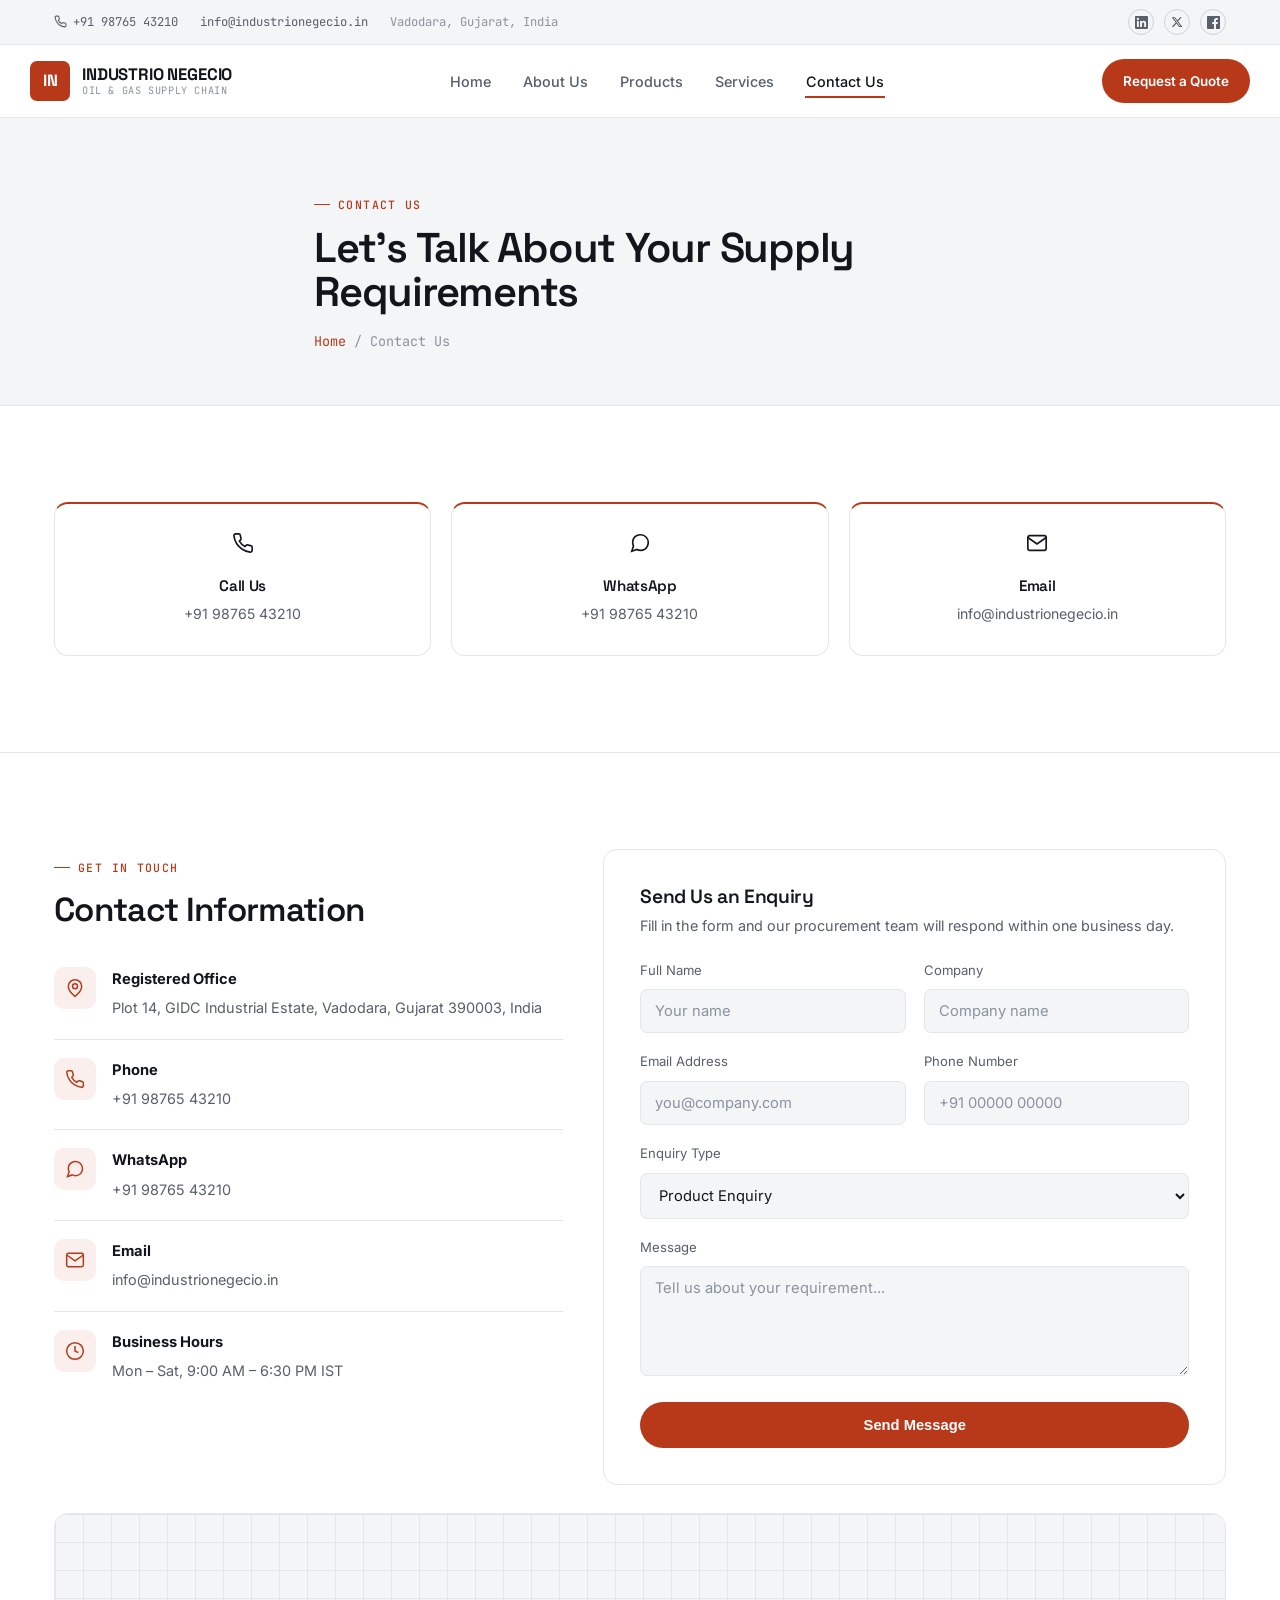
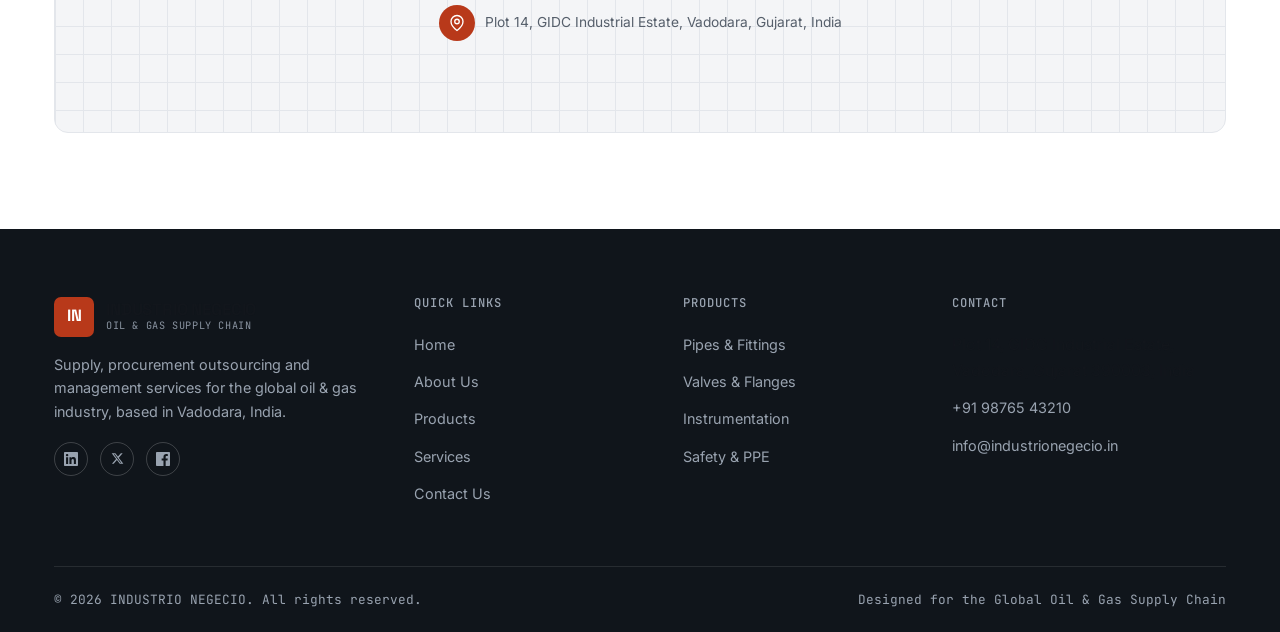
<file: contact.html>
<!DOCTYPE html>
<html lang="en">
<head>
<meta charset="UTF-8">
<meta name="viewport" content="width=device-width, initial-scale=1.0">
<title>Contact Us | INDUSTRIO NEGECIO</title>
<meta name="description" content="Get in touch with INDUSTRIO NEGECIO for oil & gas supply, procurement and management service enquiries. Based in Vadodara, Gujarat, India.">
<link rel="preconnect" href="https://fonts.googleapis.com">
<link href="https://fonts.googleapis.com/css2?family=Space+Grotesk:wght@500;600;700&family=Inter:wght@400;500;600;700&family=JetBrains+Mono:wght@500;600&display=swap" rel="stylesheet">
<link rel="stylesheet" href="assets/css/style.css">
</head>
<body>

<div class="topbar">
  <div class="container">
    <div class="topbar-links">
      <a href="tel:+919876543210"><svg class="tel-icon" width="13" height="13" viewBox="0 0 24 24" fill="none" stroke="currentColor" stroke-width="2"><path d="M22 16.92v3a2 2 0 0 1-2.18 2 19.79 19.79 0 0 1-8.63-3.07 19.5 19.5 0 0 1-6-6 19.79 19.79 0 0 1-3.07-8.67A2 2 0 0 1 4.11 2h3a2 2 0 0 1 2 1.72c.127.96.361 1.903.7 2.81a2 2 0 0 1-.45 2.11L8.09 9.91a16 16 0 0 0 6 6l1.27-1.27a2 2 0 0 1 2.11-.45c.907.339 1.85.573 2.81.7A2 2 0 0 1 22 16.92z"/></svg>+91 98765 43210</a>
      <a href="mailto:info@industrionegecio.in">info@industrionegecio.in</a>
      <span>Vadodara, Gujarat, India</span>
    </div>
    <div class="topbar-social">
      <a href="#" aria-label="LinkedIn"><svg width="13" height="13" viewBox="0 0 24 24" fill="currentColor"><path d="M20.447 20.452h-3.554v-5.569c0-1.328-.027-3.037-1.852-3.037-1.853 0-2.136 1.445-2.136 2.939v5.667H9.351V9h3.414v1.561h.046c.477-.9 1.637-1.85 3.37-1.85 3.601 0 4.267 2.37 4.267 5.455v6.286zM5.337 7.433c-1.144 0-2.063-.926-2.063-2.065 0-1.138.92-2.063 2.063-2.063 1.14 0 2.064.925 2.064 2.063 0 1.139-.925 2.065-2.064 2.065zm1.782 13.019H3.555V9h3.564v11.452zM22.225 0H1.771C.792 0 0 .774 0 1.729v20.542C0 23.227.792 24 1.771 24h20.451C23.2 24 24 23.227 24 22.271V1.729C24 .774 23.2 0 22.222 0h.003z"/></svg></a>
      <a href="#" aria-label="X (Twitter)"><svg width="12" height="12" viewBox="0 0 24 24" fill="currentColor"><path d="M18.244 2.25h3.308l-7.227 8.26 8.502 11.24H16.17l-5.214-6.817L4.99 21.75H1.68l7.73-8.835L1.254 2.25H8.08l4.713 6.231zm-1.161 17.52h1.833L7.084 4.126H5.117z"/></svg></a>
      <a href="#" aria-label="Facebook"><svg width="13" height="13" viewBox="0 0 24 24" fill="currentColor"><path d="M22.675 0H1.325C.593 0 0 .593 0 1.325v21.351C0 23.407.593 24 1.325 24H12.82v-9.294H9.692v-3.622h3.128V8.413c0-3.1 1.893-4.788 4.659-4.788 1.325 0 2.463.099 2.795.143v3.24h-1.918c-1.504 0-1.795.715-1.795 1.763v2.313h3.587l-.467 3.622h-3.12V24h6.116C23.407 24 24 23.407 24 22.676V1.325C24 .593 23.407 0 22.675 0z"/></svg></a>
    </div>
  </div>
</div>

<header class="site-header">
  <div class="container nav-wrap">
    <a href="index.html" class="logo">
      <div class="logo-mark">IN</div>
      <div class="logo-text"><strong>INDUSTRIO NEGECIO</strong><span>Oil &amp; Gas Supply Chain</span></div>
    </a>
    <nav class="main-nav">
      <ul>
        <li><a href="index.html">Home</a></li>
        <li><a href="about.html">About Us</a></li>
        <li><a href="products.html">Products</a></li>
        <li><a href="services.html">Services</a></li>
        <li><a href="contact.html" class="active">Contact Us</a></li>
      </ul>
    </nav>
    <div class="header-cta">
      <a href="contact.html" class="btn btn-primary btn-sm">Request a Quote</a>
      <button class="nav-toggle" aria-label="Toggle navigation"><span></span><span></span><span></span></button>
    </div>
  </div>
</header>

<section class="page-hero">
  <div class="container">
    <span class="eyebrow">Contact Us</span>
    <h1>Let's Talk About Your Supply Requirements</h1>
    <div class="breadcrumb"><a href="index.html">Home</a> / Contact Us</div>
  </div>
</section>

<section class="section">
  <div class="container">
    <div class="quick-contact-grid stagger">
      <div class="quick-contact-card reveal">
        <div class="icon"><svg width="22" height="22" viewBox="0 0 24 24" fill="none" stroke="currentColor" stroke-width="1.8"><path d="M22 16.92v3a2 2 0 0 1-2.18 2 19.79 19.79 0 0 1-8.63-3.07 19.5 19.5 0 0 1-6-6 19.79 19.79 0 0 1-3.07-8.67A2 2 0 0 1 4.11 2h3a2 2 0 0 1 2 1.72c.127.96.361 1.903.7 2.81a2 2 0 0 1-.45 2.11L8.09 9.91a16 16 0 0 0 6 6l1.27-1.27a2 2 0 0 1 2.11-.45c.907.339 1.85.573 2.81.7A2 2 0 0 1 22 16.92z"/></svg></div>
        <h3>Call Us</h3>
        <a href="tel:+919876543210">+91 98765 43210</a>
      </div>
      <div class="quick-contact-card reveal">
        <div class="icon"><svg width="22" height="22" viewBox="0 0 24 24" fill="none" stroke="currentColor" stroke-width="1.8"><path d="M21 11.5a8.38 8.38 0 0 1-.9 3.8 8.5 8.5 0 0 1-7.6 4.7 8.38 8.38 0 0 1-3.8-.9L3 21l1.9-5.7a8.38 8.38 0 0 1-.9-3.8 8.5 8.5 0 0 1 4.7-7.6 8.38 8.38 0 0 1 3.8-.9h.5a8.48 8.48 0 0 1 8 8v.5z"/></svg></div>
        <h3>WhatsApp</h3>
        <a href="https://wa.me/919876543210" target="_blank" rel="noopener">+91 98765 43210</a>
      </div>
      <div class="quick-contact-card reveal">
        <div class="icon"><svg width="22" height="22" viewBox="0 0 24 24" fill="none" stroke="currentColor" stroke-width="1.8"><rect x="2" y="4" width="20" height="16" rx="2"/><path d="m22 6-10 7L2 6"/></svg></div>
        <h3>Email</h3>
        <a href="mailto:info@industrionegecio.in">info@industrionegecio.in</a>
      </div>
    </div>
  </div>
</section>

<section class="section" style="border-bottom:none;">
  <div class="container">
    <div class="contact-grid">
      <div class="reveal">
        <span class="eyebrow">Get In Touch</span>
        <h2 style="margin-bottom:20px;">Contact Information</h2>
        <ul class="contact-info-list">
          <li>
            <div class="icon"><svg width="20" height="20" viewBox="0 0 24 24" fill="none" stroke="currentColor" stroke-width="1.8"><path d="M20 10c0 6-8 12-8 12s-8-6-8-12a8 8 0 0 1 16 0Z"/><circle cx="12" cy="10" r="3"/></svg></div>
            <div>
              <strong>Registered Office</strong>
              <span>Plot 14, GIDC Industrial Estate, Vadodara, Gujarat 390003, India</span>
            </div>
          </li>
          <li>
            <div class="icon"><svg width="20" height="20" viewBox="0 0 24 24" fill="none" stroke="currentColor" stroke-width="1.8"><path d="M22 16.92v3a2 2 0 0 1-2.18 2 19.79 19.79 0 0 1-8.63-3.07 19.5 19.5 0 0 1-6-6 19.79 19.79 0 0 1-3.07-8.67A2 2 0 0 1 4.11 2h3a2 2 0 0 1 2 1.72c.127.96.361 1.903.7 2.81a2 2 0 0 1-.45 2.11L8.09 9.91a16 16 0 0 0 6 6l1.27-1.27a2 2 0 0 1 2.11-.45c.907.339 1.85.573 2.81.7A2 2 0 0 1 22 16.92z"/></svg></div>
            <div>
              <strong>Phone</strong>
              <a href="tel:+919876543210">+91 98765 43210</a>
            </div>
          </li>
          <li>
            <div class="icon"><svg width="20" height="20" viewBox="0 0 24 24" fill="none" stroke="currentColor" stroke-width="1.8"><path d="M21 11.5a8.38 8.38 0 0 1-.9 3.8 8.5 8.5 0 0 1-7.6 4.7 8.38 8.38 0 0 1-3.8-.9L3 21l1.9-5.7a8.38 8.38 0 0 1-.9-3.8 8.5 8.5 0 0 1 4.7-7.6 8.38 8.38 0 0 1 3.8-.9h.5a8.48 8.48 0 0 1 8 8v.5z"/></svg></div>
            <div>
              <strong>WhatsApp</strong>
              <a href="https://wa.me/919876543210" target="_blank" rel="noopener">+91 98765 43210</a>
            </div>
          </li>
          <li>
            <div class="icon"><svg width="20" height="20" viewBox="0 0 24 24" fill="none" stroke="currentColor" stroke-width="1.8"><rect x="2" y="4" width="20" height="16" rx="2"/><path d="m22 6-10 7L2 6"/></svg></div>
            <div>
              <strong>Email</strong>
              <a href="mailto:info@industrionegecio.in">info@industrionegecio.in</a>
            </div>
          </li>
          <li>
            <div class="icon"><svg width="20" height="20" viewBox="0 0 24 24" fill="none" stroke="currentColor" stroke-width="1.8"><circle cx="12" cy="12" r="10"/><path d="M12 6v6l4 2"/></svg></div>
            <div>
              <strong>Business Hours</strong>
              <span>Mon – Sat, 9:00 AM – 6:30 PM IST</span>
            </div>
          </li>
        </ul>
      </div>

      <div class="reveal">
        <div class="form-card">
          <h3 style="margin-bottom:6px;">Send Us an Enquiry</h3>
          <p style="margin-bottom:22px;font-size:0.9rem;">Fill in the form and our procurement team will respond within one business day.</p>
          <form class="contact-form">
            <div class="form-row">
              <div class="field">
                <label for="name">Full Name</label>
                <input type="text" id="name" name="name" placeholder="Your name" required>
              </div>
              <div class="field">
                <label for="company">Company</label>
                <input type="text" id="company" name="company" placeholder="Company name">
              </div>
            </div>
            <div class="form-row">
              <div class="field">
                <label for="email">Email Address</label>
                <input type="email" id="email" name="email" placeholder="you@company.com" required>
              </div>
              <div class="field">
                <label for="phone">Phone Number</label>
                <input type="tel" id="phone" name="phone" placeholder="+91 00000 00000">
              </div>
            </div>
            <div class="field">
              <label for="subject">Enquiry Type</label>
              <select id="subject" name="subject">
                <option>Product Enquiry</option>
                <option>Service Enquiry</option>
                <option>Vendor Registration</option>
                <option>General Enquiry</option>
              </select>
            </div>
            <div class="field">
              <label for="message">Message</label>
              <textarea id="message" name="message" placeholder="Tell us about your requirement..." required></textarea>
            </div>
            <button type="submit" class="btn btn-primary" style="width:100%;justify-content:center;">Send Message</button>
          </form>
        </div>
      </div>
    </div>

    <div class="map-box reveal">
      <div class="pin"><svg width="18" height="18" viewBox="0 0 24 24" fill="none" stroke="currentColor" stroke-width="1.8"><path d="M20 10c0 6-8 12-8 12s-8-6-8-12a8 8 0 0 1 16 0Z"/><circle cx="12" cy="10" r="3"/></svg></div>
      Plot 14, GIDC Industrial Estate, Vadodara, Gujarat, India
    </div>
  </div>
</section>

<footer class="site-footer">
  <div class="container">
    <div class="footer-grid">
      <div>
        <a href="index.html" class="logo" style="margin-bottom:16px;">
          <div class="logo-mark">IN</div>
          <div class="logo-text"><strong>INDUSTRIO NEGECIO</strong><span>Oil &amp; Gas Supply Chain</span></div>
        </a>
        <p>Supply, procurement outsourcing and management services for the global oil &amp; gas industry, based in Vadodara, India.</p>
        <div class="footer-social">
          <a href="#" aria-label="LinkedIn"><svg width="14" height="14" viewBox="0 0 24 24" fill="currentColor"><path d="M20.447 20.452h-3.554v-5.569c0-1.328-.027-3.037-1.852-3.037-1.853 0-2.136 1.445-2.136 2.939v5.667H9.351V9h3.414v1.561h.046c.477-.9 1.637-1.85 3.37-1.85 3.601 0 4.267 2.37 4.267 5.455v6.286zM5.337 7.433c-1.144 0-2.063-.926-2.063-2.065 0-1.138.92-2.063 2.063-2.063 1.14 0 2.064.925 2.064 2.063 0 1.139-.925 2.065-2.064 2.065zm1.782 13.019H3.555V9h3.564v11.452zM22.225 0H1.771C.792 0 0 .774 0 1.729v20.542C0 23.227.792 24 1.771 24h20.451C23.2 24 24 23.227 24 22.271V1.729C24 .774 23.2 0 22.222 0h.003z"/></svg></a>
          <a href="#" aria-label="X (Twitter)"><svg width="13" height="13" viewBox="0 0 24 24" fill="currentColor"><path d="M18.244 2.25h3.308l-7.227 8.26 8.502 11.24H16.17l-5.214-6.817L4.99 21.75H1.68l7.73-8.835L1.254 2.25H8.08l4.713 6.231zm-1.161 17.52h1.833L7.084 4.126H5.117z"/></svg></a>
          <a href="#" aria-label="Facebook"><svg width="14" height="14" viewBox="0 0 24 24" fill="currentColor"><path d="M22.675 0H1.325C.593 0 0 .593 0 1.325v21.351C0 23.407.593 24 1.325 24H12.82v-9.294H9.692v-3.622h3.128V8.413c0-3.1 1.893-4.788 4.659-4.788 1.325 0 2.463.099 2.795.143v3.24h-1.918c-1.504 0-1.795.715-1.795 1.763v2.313h3.587l-.467 3.622h-3.12V24h6.116C23.407 24 24 23.407 24 22.676V1.325C24 .593 23.407 0 22.675 0z"/></svg></a>
        </div>
      </div>
      <div>
        <h4>Quick Links</h4>
        <ul>
          <li><a href="index.html">Home</a></li>
          <li><a href="about.html">About Us</a></li>
          <li><a href="products.html">Products</a></li>
          <li><a href="services.html">Services</a></li>
          <li><a href="contact.html">Contact Us</a></li>
        </ul>
      </div>
      <div>
        <h4>Products</h4>
        <ul>
          <li><a href="products.html">Pipes &amp; Fittings</a></li>
          <li><a href="products.html">Valves &amp; Flanges</a></li>
          <li><a href="products.html">Instrumentation</a></li>
          <li><a href="products.html">Safety &amp; PPE</a></li>
        </ul>
      </div>
      <div>
        <h4>Contact</h4>
        <ul>
          <li>Plot 14, GIDC Industrial Estate, Vadodara, Gujarat 390003, India</li>
          <li><a href="tel:+919876543210">+91 98765 43210</a></li>
          <li><a href="mailto:info@industrionegecio.in">info@industrionegecio.in</a></li>
        </ul>
      </div>
    </div>
    <div class="footer-bottom">
      <span>© 2026 INDUSTRIO NEGECIO. All rights reserved.</span>
      <span>Designed for the Global Oil &amp; Gas Supply Chain</span>
    </div>
  </div>
</footer>

<button class="back-to-top" aria-label="Back to top">
  <svg width="18" height="18" viewBox="0 0 24 24" fill="none" stroke="currentColor" stroke-width="2.2" stroke-linecap="round" stroke-linejoin="round"><path d="m18 15-6-6-6 6"/></svg>
</button>

<script src="assets/js/script.js"></script>
</body>
</html>
</file>
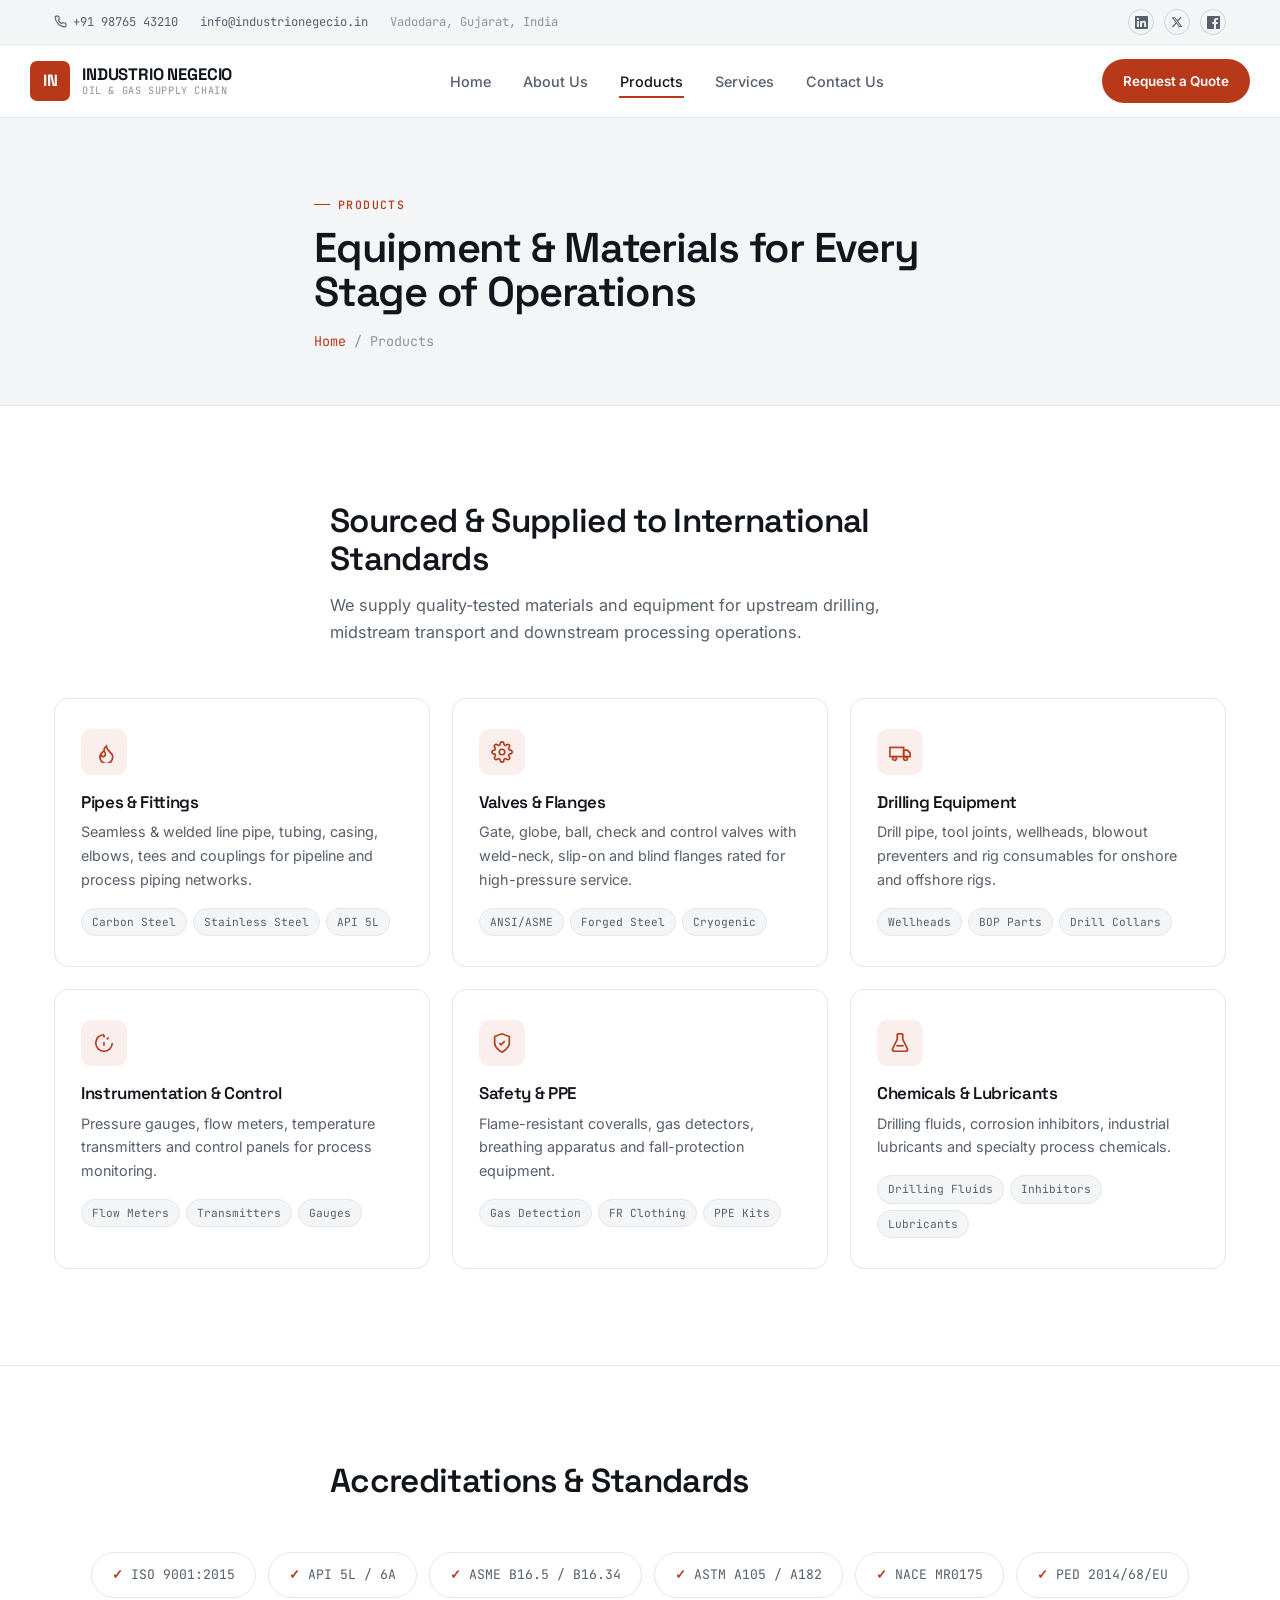
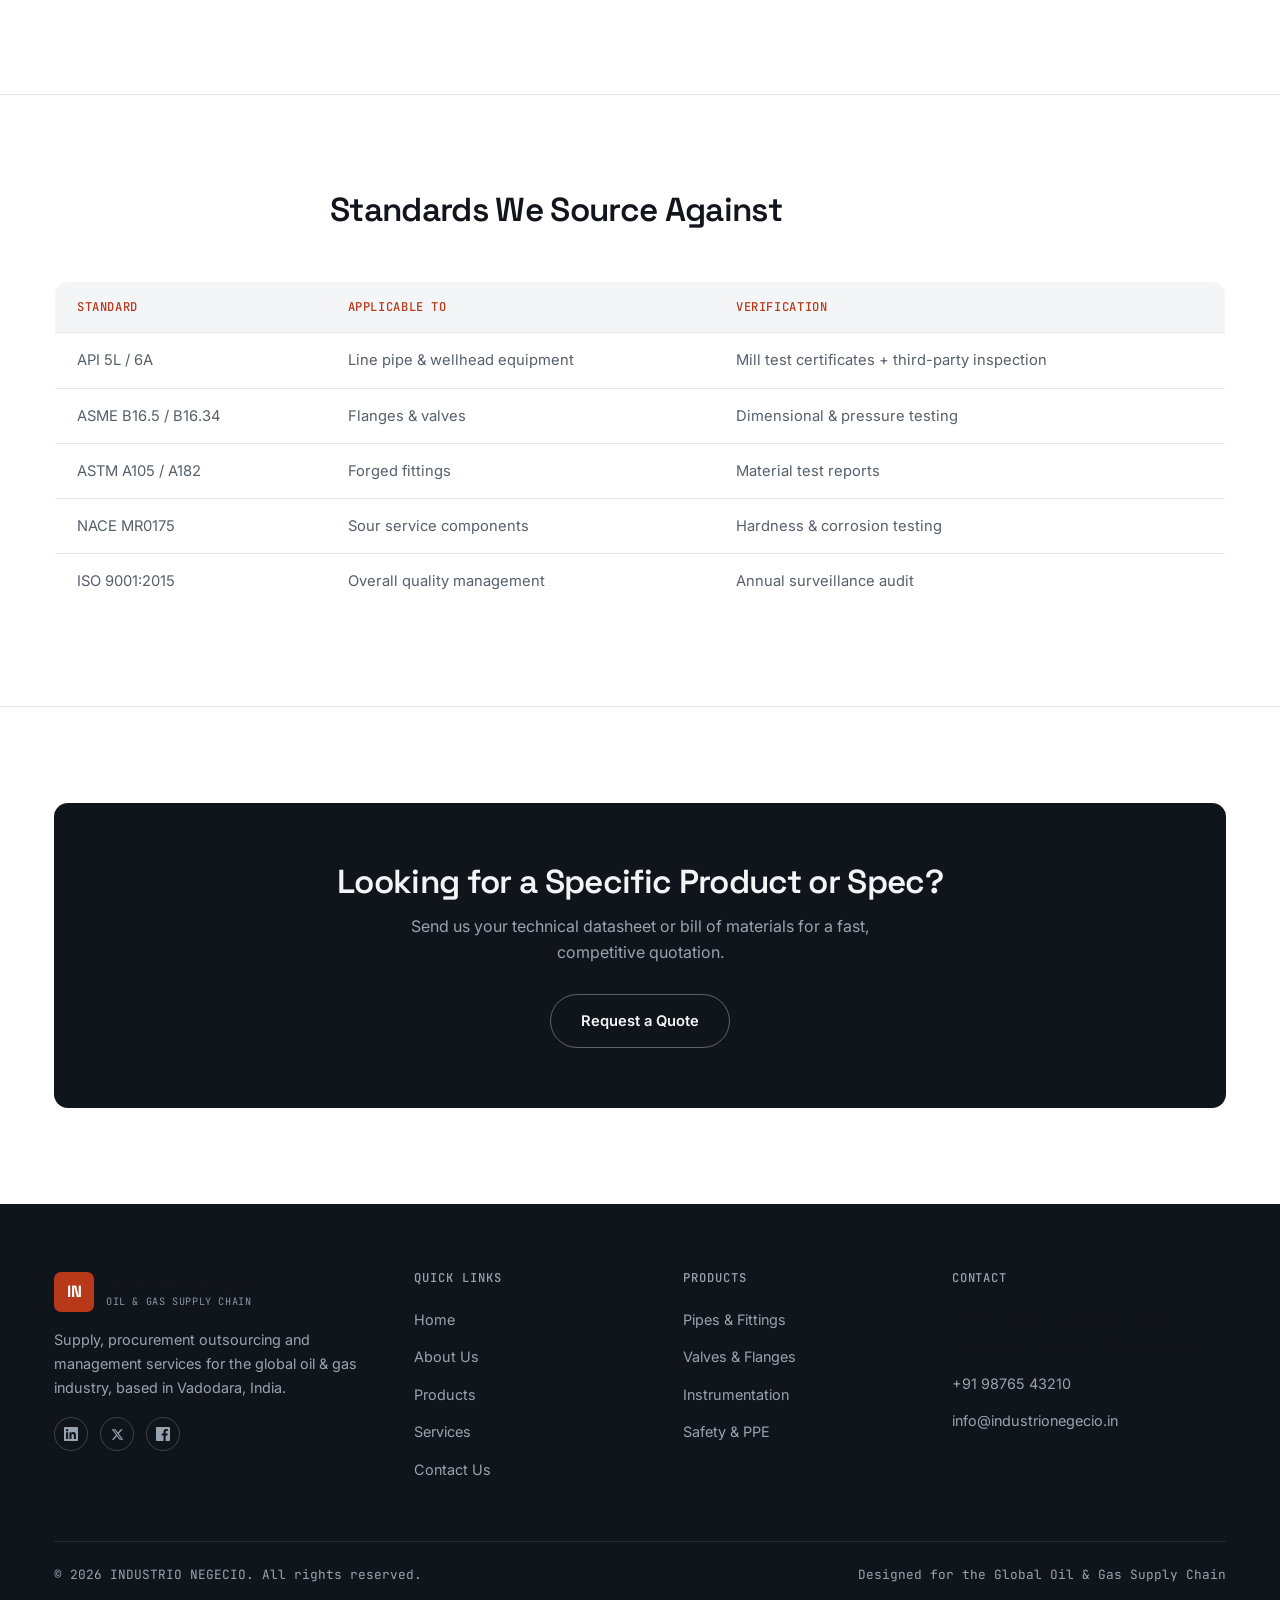
<file: products.html>
<!DOCTYPE html>
<html lang="en">
<head>
<meta charset="UTF-8">
<meta name="viewport" content="width=device-width, initial-scale=1.0">
<title>Products | INDUSTRIO NEGECIO</title>
<meta name="description" content="Browse INDUSTRIO NEGECIO's oil & gas product range: pipes & fittings, valves & flanges, drilling equipment, instrumentation, safety gear and chemicals.">
<link rel="preconnect" href="https://fonts.googleapis.com">
<link href="https://fonts.googleapis.com/css2?family=Space+Grotesk:wght@500;600;700&family=Inter:wght@400;500;600;700&family=JetBrains+Mono:wght@500;600&display=swap" rel="stylesheet">
<link rel="stylesheet" href="assets/css/style.css">
</head>
<body>

<div class="topbar">
  <div class="container">
    <div class="topbar-links">
      <a href="tel:+919876543210"><svg class="tel-icon" width="13" height="13" viewBox="0 0 24 24" fill="none" stroke="currentColor" stroke-width="2"><path d="M22 16.92v3a2 2 0 0 1-2.18 2 19.79 19.79 0 0 1-8.63-3.07 19.5 19.5 0 0 1-6-6 19.79 19.79 0 0 1-3.07-8.67A2 2 0 0 1 4.11 2h3a2 2 0 0 1 2 1.72c.127.96.361 1.903.7 2.81a2 2 0 0 1-.45 2.11L8.09 9.91a16 16 0 0 0 6 6l1.27-1.27a2 2 0 0 1 2.11-.45c.907.339 1.85.573 2.81.7A2 2 0 0 1 22 16.92z"/></svg>+91 98765 43210</a>
      <a href="mailto:info@industrionegecio.in">info@industrionegecio.in</a>
      <span>Vadodara, Gujarat, India</span>
    </div>
    <div class="topbar-social">
      <a href="#" aria-label="LinkedIn"><svg width="13" height="13" viewBox="0 0 24 24" fill="currentColor"><path d="M20.447 20.452h-3.554v-5.569c0-1.328-.027-3.037-1.852-3.037-1.853 0-2.136 1.445-2.136 2.939v5.667H9.351V9h3.414v1.561h.046c.477-.9 1.637-1.85 3.37-1.85 3.601 0 4.267 2.37 4.267 5.455v6.286zM5.337 7.433c-1.144 0-2.063-.926-2.063-2.065 0-1.138.92-2.063 2.063-2.063 1.14 0 2.064.925 2.064 2.063 0 1.139-.925 2.065-2.064 2.065zm1.782 13.019H3.555V9h3.564v11.452zM22.225 0H1.771C.792 0 0 .774 0 1.729v20.542C0 23.227.792 24 1.771 24h20.451C23.2 24 24 23.227 24 22.271V1.729C24 .774 23.2 0 22.222 0h.003z"/></svg></a>
      <a href="#" aria-label="X (Twitter)"><svg width="12" height="12" viewBox="0 0 24 24" fill="currentColor"><path d="M18.244 2.25h3.308l-7.227 8.26 8.502 11.24H16.17l-5.214-6.817L4.99 21.75H1.68l7.73-8.835L1.254 2.25H8.08l4.713 6.231zm-1.161 17.52h1.833L7.084 4.126H5.117z"/></svg></a>
      <a href="#" aria-label="Facebook"><svg width="13" height="13" viewBox="0 0 24 24" fill="currentColor"><path d="M22.675 0H1.325C.593 0 0 .593 0 1.325v21.351C0 23.407.593 24 1.325 24H12.82v-9.294H9.692v-3.622h3.128V8.413c0-3.1 1.893-4.788 4.659-4.788 1.325 0 2.463.099 2.795.143v3.24h-1.918c-1.504 0-1.795.715-1.795 1.763v2.313h3.587l-.467 3.622h-3.12V24h6.116C23.407 24 24 23.407 24 22.676V1.325C24 .593 23.407 0 22.675 0z"/></svg></a>
    </div>
  </div>
</div>

<header class="site-header">
  <div class="container nav-wrap">
    <a href="index.html" class="logo">
      <div class="logo-mark">IN</div>
      <div class="logo-text"><strong>INDUSTRIO NEGECIO</strong><span>Oil &amp; Gas Supply Chain</span></div>
    </a>
    <nav class="main-nav">
      <ul>
        <li><a href="index.html">Home</a></li>
        <li><a href="about.html">About Us</a></li>
        <li><a href="products.html" class="active">Products</a></li>
        <li><a href="services.html">Services</a></li>
        <li><a href="contact.html">Contact Us</a></li>
      </ul>
    </nav>
    <div class="header-cta">
      <a href="contact.html" class="btn btn-primary btn-sm">Request a Quote</a>
      <button class="nav-toggle" aria-label="Toggle navigation"><span></span><span></span><span></span></button>
    </div>
  </div>
</header>

<section class="page-hero">
  <div class="container">
    <span class="eyebrow">Products</span>
    <h1>Equipment &amp; Materials for Every Stage of Operations</h1>
    <div class="breadcrumb"><a href="index.html">Home</a> / Products</div>
  </div>
</section>

<section class="section">
  <div class="container">
    <div class="section-head">
      <h2>Sourced &amp; Supplied to International Standards</h2>
      <p>We supply quality-tested materials and equipment for upstream drilling, midstream transport and downstream processing operations.</p>
    </div>
    <div class="grid-3 stagger">

      <div class="card reveal">
        <div class="icon"><svg width="22" height="22" viewBox="0 0 24 24" fill="none" stroke="currentColor" stroke-width="1.8"><path d="M8.5 14.5A2.5 2.5 0 0 0 11 17a2.5 2.5 0 0 0 2.5-2.5c0-1.38-.5-2-1-3-1.072-2.143-.224-4.054 2-6 .5 2.5 2 4.9 4 6.5 2 1.6 3 3.5 3 5.5a7 7 0 1 1-14 0c0-1.153.433-2.294 1-3 1.464-1.83 3-3.5 3-3.5"/></svg></div>
        <h3>Pipes &amp; Fittings</h3>
        <p>Seamless &amp; welded line pipe, tubing, casing, elbows, tees and couplings for pipeline and process piping networks.</p>
        <ul class="tags"><li>Carbon Steel</li><li>Stainless Steel</li><li>API 5L</li></ul>
      </div>

      <div class="card reveal">
        <div class="icon"><svg width="22" height="22" viewBox="0 0 24 24" fill="none" stroke="currentColor" stroke-width="1.8"><circle cx="12" cy="12" r="3"/><path d="M19.4 15a1.65 1.65 0 0 0 .33 1.82l.06.06a2 2 0 1 1-2.83 2.83l-.06-.06a1.65 1.65 0 0 0-1.82-.33 1.65 1.65 0 0 0-1 1.51V21a2 2 0 0 1-4 0v-.09A1.65 1.65 0 0 0 9 19.4a1.65 1.65 0 0 0-1.82.33l-.06.06a2 2 0 1 1-2.83-2.83l.06-.06a1.65 1.65 0 0 0 .33-1.82 1.65 1.65 0 0 0-1.51-1H3a2 2 0 0 1 0-4h.09A1.65 1.65 0 0 0 4.6 9a1.65 1.65 0 0 0-.33-1.82l-.06-.06a2 2 0 1 1 2.83-2.83l.06.06a1.65 1.65 0 0 0 1.82.33H9a1.65 1.65 0 0 0 1-1.51V3a2 2 0 0 1 4 0v.09a1.65 1.65 0 0 0 1 1.51 1.65 1.65 0 0 0 1.82-.33l.06-.06a2 2 0 1 1 2.83 2.83l-.06.06a1.65 1.65 0 0 0-.33 1.82V9a1.65 1.65 0 0 0 1.51 1H21a2 2 0 0 1 0 4h-.09a1.65 1.65 0 0 0-1.51 1z"/></svg></div>
        <h3>Valves &amp; Flanges</h3>
        <p>Gate, globe, ball, check and control valves with weld-neck, slip-on and blind flanges rated for high-pressure service.</p>
        <ul class="tags"><li>ANSI/ASME</li><li>Forged Steel</li><li>Cryogenic</li></ul>
      </div>

      <div class="card reveal">
        <div class="icon"><svg width="22" height="22" viewBox="0 0 24 24" fill="none" stroke="currentColor" stroke-width="1.8"><rect x="1" y="7" width="15" height="10"/><path d="M16 10h4l3 3v4h-7z"/><circle cx="6" cy="19" r="2"/><circle cx="18" cy="19" r="2"/></svg></div>
        <h3>Drilling Equipment</h3>
        <p>Drill pipe, tool joints, wellheads, blowout preventers and rig consumables for onshore and offshore rigs.</p>
        <ul class="tags"><li>Wellheads</li><li>BOP Parts</li><li>Drill Collars</li></ul>
      </div>

      <div class="card reveal">
        <div class="icon"><svg width="22" height="22" viewBox="0 0 24 24" fill="none" stroke="currentColor" stroke-width="1.8"><path d="M12 15v-4"/><path d="M12 3a9 9 0 1 0 9 9"/><path d="M12 3v3"/><path d="m17 6-2 2"/></svg></div>
        <h3>Instrumentation &amp; Control</h3>
        <p>Pressure gauges, flow meters, temperature transmitters and control panels for process monitoring.</p>
        <ul class="tags"><li>Flow Meters</li><li>Transmitters</li><li>Gauges</li></ul>
      </div>

      <div class="card reveal">
        <div class="icon"><svg width="22" height="22" viewBox="0 0 24 24" fill="none" stroke="currentColor" stroke-width="1.8"><path d="M12 22s8-4 8-10V5l-8-3-8 3v7c0 6 8 10 8 10Z"/><path d="m9 12 2 2 4-4"/></svg></div>
        <h3>Safety &amp; PPE</h3>
        <p>Flame-resistant coveralls, gas detectors, breathing apparatus and fall-protection equipment.</p>
        <ul class="tags"><li>Gas Detection</li><li>FR Clothing</li><li>PPE Kits</li></ul>
      </div>

      <div class="card reveal">
        <div class="icon"><svg width="22" height="22" viewBox="0 0 24 24" fill="none" stroke="currentColor" stroke-width="1.8"><path d="M9 2v6L4 18a2 2 0 0 0 2 3h12a2 2 0 0 0 2-3l-5-10V2"/><path d="M9 2h6"/><path d="M8 15h8"/></svg></div>
        <h3>Chemicals &amp; Lubricants</h3>
        <p>Drilling fluids, corrosion inhibitors, industrial lubricants and specialty process chemicals.</p>
        <ul class="tags"><li>Drilling Fluids</li><li>Inhibitors</li><li>Lubricants</li></ul>
      </div>

    </div>
  </div>
</section>

<section class="section">
  <div class="container">
    <div class="section-head">
      <h2>Accreditations &amp; Standards</h2>
    </div>
    <div class="badge-row reveal">
      <span class="badge-pill"><span class="check">✓</span> ISO 9001:2015</span>
      <span class="badge-pill"><span class="check">✓</span> API 5L / 6A</span>
      <span class="badge-pill"><span class="check">✓</span> ASME B16.5 / B16.34</span>
      <span class="badge-pill"><span class="check">✓</span> ASTM A105 / A182</span>
      <span class="badge-pill"><span class="check">✓</span> NACE MR0175</span>
      <span class="badge-pill"><span class="check">✓</span> PED 2014/68/EU</span>
    </div>
  </div>
</section>

<section class="section">
  <div class="container">
    <div class="section-head">
      <h2>Standards We Source Against</h2>
    </div>
    <table class="info-table reveal">
      <thead>
        <tr><th>Standard</th><th>Applicable To</th><th>Verification</th></tr>
      </thead>
      <tbody>
        <tr><td>API 5L / 6A</td><td>Line pipe &amp; wellhead equipment</td><td>Mill test certificates + third-party inspection</td></tr>
        <tr><td>ASME B16.5 / B16.34</td><td>Flanges &amp; valves</td><td>Dimensional &amp; pressure testing</td></tr>
        <tr><td>ASTM A105 / A182</td><td>Forged fittings</td><td>Material test reports</td></tr>
        <tr><td>NACE MR0175</td><td>Sour service components</td><td>Hardness &amp; corrosion testing</td></tr>
        <tr><td>ISO 9001:2015</td><td>Overall quality management</td><td>Annual surveillance audit</td></tr>
      </tbody>
    </table>
  </div>
</section>

<section class="section" style="border-bottom:none;">
  <div class="container">
    <div class="cta-band reveal-scale">
      <h2>Looking for a Specific Product or Spec?</h2>
      <p>Send us your technical datasheet or bill of materials for a fast, competitive quotation.</p>
      <div class="hero-actions" style="justify-content:center;">
        <a href="contact.html" class="btn btn-outline">Request a Quote</a>
      </div>
    </div>
  </div>
</section>

<footer class="site-footer">
  <div class="container">
    <div class="footer-grid">
      <div>
        <a href="index.html" class="logo" style="margin-bottom:16px;">
          <div class="logo-mark">IN</div>
          <div class="logo-text"><strong>INDUSTRIO NEGECIO</strong><span>Oil &amp; Gas Supply Chain</span></div>
        </a>
        <p>Supply, procurement outsourcing and management services for the global oil &amp; gas industry, based in Vadodara, India.</p>
        <div class="footer-social">
          <a href="#" aria-label="LinkedIn"><svg width="14" height="14" viewBox="0 0 24 24" fill="currentColor"><path d="M20.447 20.452h-3.554v-5.569c0-1.328-.027-3.037-1.852-3.037-1.853 0-2.136 1.445-2.136 2.939v5.667H9.351V9h3.414v1.561h.046c.477-.9 1.637-1.85 3.37-1.85 3.601 0 4.267 2.37 4.267 5.455v6.286zM5.337 7.433c-1.144 0-2.063-.926-2.063-2.065 0-1.138.92-2.063 2.063-2.063 1.14 0 2.064.925 2.064 2.063 0 1.139-.925 2.065-2.064 2.065zm1.782 13.019H3.555V9h3.564v11.452zM22.225 0H1.771C.792 0 0 .774 0 1.729v20.542C0 23.227.792 24 1.771 24h20.451C23.2 24 24 23.227 24 22.271V1.729C24 .774 23.2 0 22.222 0h.003z"/></svg></a>
          <a href="#" aria-label="X (Twitter)"><svg width="13" height="13" viewBox="0 0 24 24" fill="currentColor"><path d="M18.244 2.25h3.308l-7.227 8.26 8.502 11.24H16.17l-5.214-6.817L4.99 21.75H1.68l7.73-8.835L1.254 2.25H8.08l4.713 6.231zm-1.161 17.52h1.833L7.084 4.126H5.117z"/></svg></a>
          <a href="#" aria-label="Facebook"><svg width="14" height="14" viewBox="0 0 24 24" fill="currentColor"><path d="M22.675 0H1.325C.593 0 0 .593 0 1.325v21.351C0 23.407.593 24 1.325 24H12.82v-9.294H9.692v-3.622h3.128V8.413c0-3.1 1.893-4.788 4.659-4.788 1.325 0 2.463.099 2.795.143v3.24h-1.918c-1.504 0-1.795.715-1.795 1.763v2.313h3.587l-.467 3.622h-3.12V24h6.116C23.407 24 24 23.407 24 22.676V1.325C24 .593 23.407 0 22.675 0z"/></svg></a>
        </div>
      </div>
      <div>
        <h4>Quick Links</h4>
        <ul>
          <li><a href="index.html">Home</a></li>
          <li><a href="about.html">About Us</a></li>
          <li><a href="products.html">Products</a></li>
          <li><a href="services.html">Services</a></li>
          <li><a href="contact.html">Contact Us</a></li>
        </ul>
      </div>
      <div>
        <h4>Products</h4>
        <ul>
          <li><a href="products.html">Pipes &amp; Fittings</a></li>
          <li><a href="products.html">Valves &amp; Flanges</a></li>
          <li><a href="products.html">Instrumentation</a></li>
          <li><a href="products.html">Safety &amp; PPE</a></li>
        </ul>
      </div>
      <div>
        <h4>Contact</h4>
        <ul>
          <li>Plot 14, GIDC Industrial Estate, Vadodara, Gujarat 390003, India</li>
          <li><a href="tel:+919876543210">+91 98765 43210</a></li>
          <li><a href="mailto:info@industrionegecio.in">info@industrionegecio.in</a></li>
        </ul>
      </div>
    </div>
    <div class="footer-bottom">
      <span>© 2026 INDUSTRIO NEGECIO. All rights reserved.</span>
      <span>Designed for the Global Oil &amp; Gas Supply Chain</span>
    </div>
  </div>
</footer>

<button class="back-to-top" aria-label="Back to top">
  <svg width="18" height="18" viewBox="0 0 24 24" fill="none" stroke="currentColor" stroke-width="2.2" stroke-linecap="round" stroke-linejoin="round"><path d="m18 15-6-6-6 6"/></svg>
</button>

<script src="assets/js/script.js"></script>
</body>
</html>
</file>
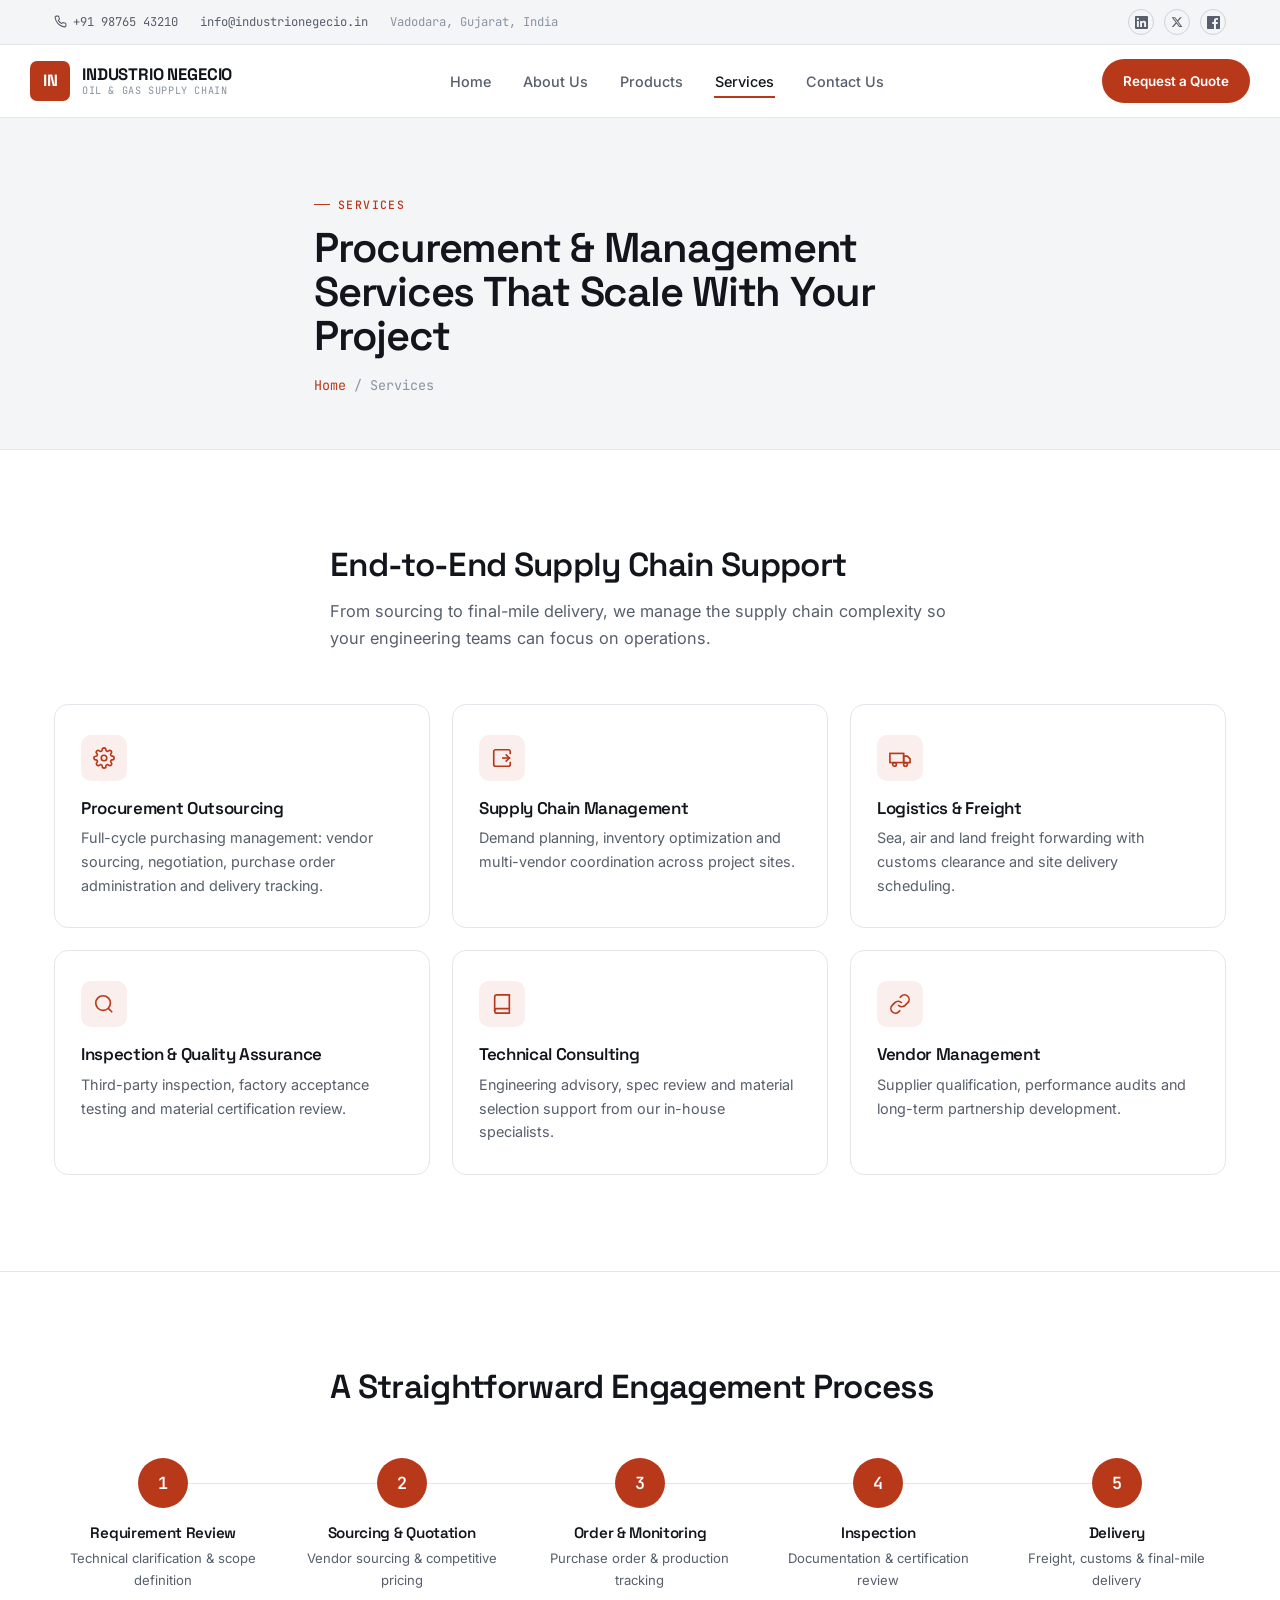
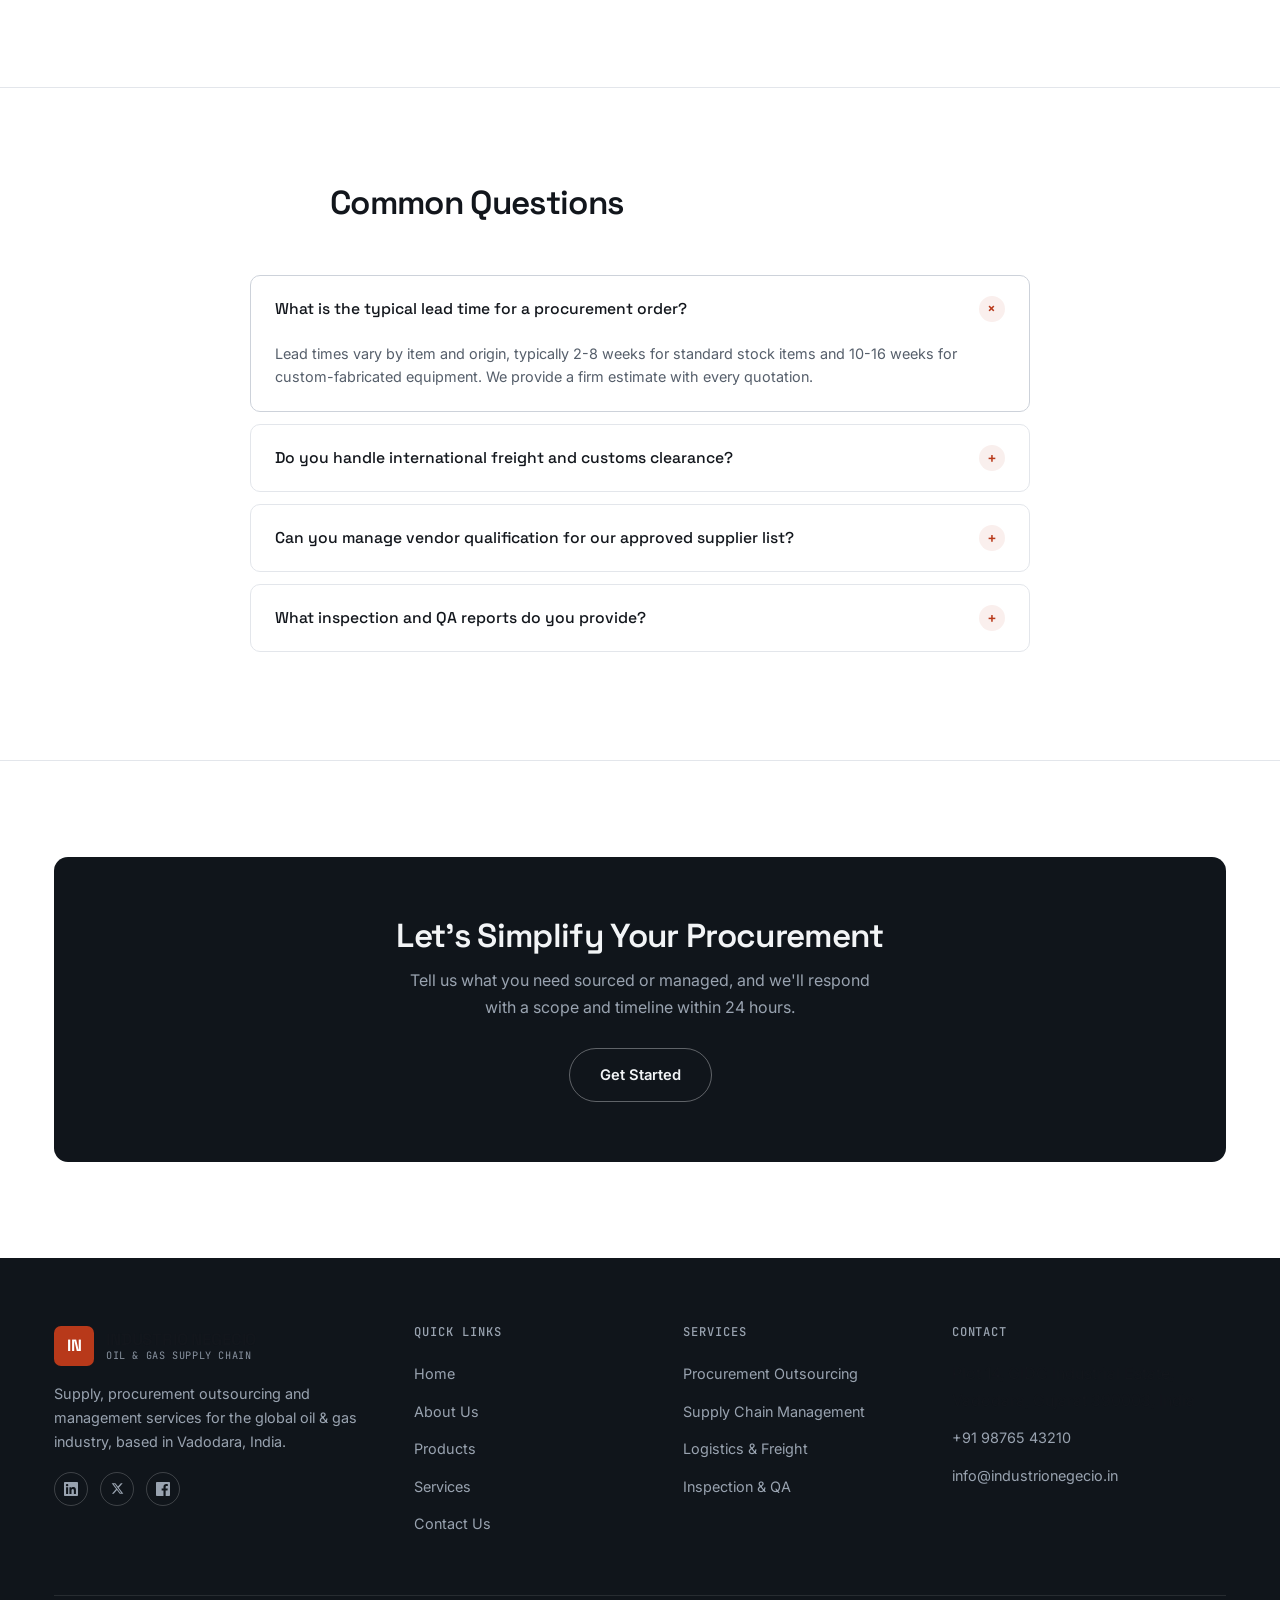
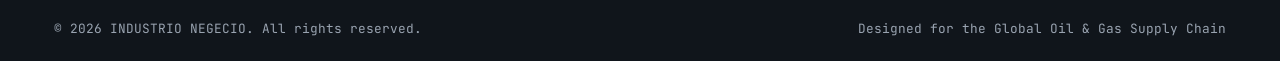
<file: services.html>
<!DOCTYPE html>
<html lang="en">
<head>
<meta charset="UTF-8">
<meta name="viewport" content="width=device-width, initial-scale=1.0">
<title>Services | INDUSTRIO NEGECIO</title>
<meta name="description" content="INDUSTRIO NEGECIO's oil & gas services: procurement outsourcing, supply chain management, logistics, inspection & QA, technical consulting and vendor management.">
<link rel="preconnect" href="https://fonts.googleapis.com">
<link href="https://fonts.googleapis.com/css2?family=Space+Grotesk:wght@500;600;700&family=Inter:wght@400;500;600;700&family=JetBrains+Mono:wght@500;600&display=swap" rel="stylesheet">
<link rel="stylesheet" href="assets/css/style.css">
</head>
<body>

<div class="topbar">
  <div class="container">
    <div class="topbar-links">
      <a href="tel:+919876543210"><svg class="tel-icon" width="13" height="13" viewBox="0 0 24 24" fill="none" stroke="currentColor" stroke-width="2"><path d="M22 16.92v3a2 2 0 0 1-2.18 2 19.79 19.79 0 0 1-8.63-3.07 19.5 19.5 0 0 1-6-6 19.79 19.79 0 0 1-3.07-8.67A2 2 0 0 1 4.11 2h3a2 2 0 0 1 2 1.72c.127.96.361 1.903.7 2.81a2 2 0 0 1-.45 2.11L8.09 9.91a16 16 0 0 0 6 6l1.27-1.27a2 2 0 0 1 2.11-.45c.907.339 1.85.573 2.81.7A2 2 0 0 1 22 16.92z"/></svg>+91 98765 43210</a>
      <a href="mailto:info@industrionegecio.in">info@industrionegecio.in</a>
      <span>Vadodara, Gujarat, India</span>
    </div>
    <div class="topbar-social">
      <a href="#" aria-label="LinkedIn"><svg width="13" height="13" viewBox="0 0 24 24" fill="currentColor"><path d="M20.447 20.452h-3.554v-5.569c0-1.328-.027-3.037-1.852-3.037-1.853 0-2.136 1.445-2.136 2.939v5.667H9.351V9h3.414v1.561h.046c.477-.9 1.637-1.85 3.37-1.85 3.601 0 4.267 2.37 4.267 5.455v6.286zM5.337 7.433c-1.144 0-2.063-.926-2.063-2.065 0-1.138.92-2.063 2.063-2.063 1.14 0 2.064.925 2.064 2.063 0 1.139-.925 2.065-2.064 2.065zm1.782 13.019H3.555V9h3.564v11.452zM22.225 0H1.771C.792 0 0 .774 0 1.729v20.542C0 23.227.792 24 1.771 24h20.451C23.2 24 24 23.227 24 22.271V1.729C24 .774 23.2 0 22.222 0h.003z"/></svg></a>
      <a href="#" aria-label="X (Twitter)"><svg width="12" height="12" viewBox="0 0 24 24" fill="currentColor"><path d="M18.244 2.25h3.308l-7.227 8.26 8.502 11.24H16.17l-5.214-6.817L4.99 21.75H1.68l7.73-8.835L1.254 2.25H8.08l4.713 6.231zm-1.161 17.52h1.833L7.084 4.126H5.117z"/></svg></a>
      <a href="#" aria-label="Facebook"><svg width="13" height="13" viewBox="0 0 24 24" fill="currentColor"><path d="M22.675 0H1.325C.593 0 0 .593 0 1.325v21.351C0 23.407.593 24 1.325 24H12.82v-9.294H9.692v-3.622h3.128V8.413c0-3.1 1.893-4.788 4.659-4.788 1.325 0 2.463.099 2.795.143v3.24h-1.918c-1.504 0-1.795.715-1.795 1.763v2.313h3.587l-.467 3.622h-3.12V24h6.116C23.407 24 24 23.407 24 22.676V1.325C24 .593 23.407 0 22.675 0z"/></svg></a>
    </div>
  </div>
</div>

<header class="site-header">
  <div class="container nav-wrap">
    <a href="index.html" class="logo">
      <div class="logo-mark">IN</div>
      <div class="logo-text"><strong>INDUSTRIO NEGECIO</strong><span>Oil &amp; Gas Supply Chain</span></div>
    </a>
    <nav class="main-nav">
      <ul>
        <li><a href="index.html">Home</a></li>
        <li><a href="about.html">About Us</a></li>
        <li><a href="products.html">Products</a></li>
        <li><a href="services.html" class="active">Services</a></li>
        <li><a href="contact.html">Contact Us</a></li>
      </ul>
    </nav>
    <div class="header-cta">
      <a href="contact.html" class="btn btn-primary btn-sm">Request a Quote</a>
      <button class="nav-toggle" aria-label="Toggle navigation"><span></span><span></span><span></span></button>
    </div>
  </div>
</header>

<section class="page-hero">
  <div class="container">
    <span class="eyebrow">Services</span>
    <h1>Procurement &amp; Management Services That Scale With Your Project</h1>
    <div class="breadcrumb"><a href="index.html">Home</a> / Services</div>
  </div>
</section>

<section class="section">
  <div class="container">
    <div class="section-head">
      <h2>End-to-End Supply Chain Support</h2>
      <p>From sourcing to final-mile delivery, we manage the supply chain complexity so your engineering teams can focus on operations.</p>
    </div>
    <div class="grid-3 stagger">

      <div class="card reveal">
        <div class="icon"><svg width="22" height="22" viewBox="0 0 24 24" fill="none" stroke="currentColor" stroke-width="1.8"><circle cx="12" cy="12" r="3"/><path d="M19.4 15a1.65 1.65 0 0 0 .33 1.82l.06.06a2 2 0 1 1-2.83 2.83l-.06-.06a1.65 1.65 0 0 0-1.82-.33 1.65 1.65 0 0 0-1 1.51V21a2 2 0 0 1-4 0v-.09A1.65 1.65 0 0 0 9 19.4a1.65 1.65 0 0 0-1.82.33l-.06.06a2 2 0 1 1-2.83-2.83l.06-.06a1.65 1.65 0 0 0 .33-1.82 1.65 1.65 0 0 0-1.51-1H3a2 2 0 0 1 0-4h.09A1.65 1.65 0 0 0 4.6 9a1.65 1.65 0 0 0-.33-1.82l-.06-.06a2 2 0 1 1 2.83-2.83l.06.06a1.65 1.65 0 0 0 1.82.33H9a1.65 1.65 0 0 0 1-1.51V3a2 2 0 0 1 4 0v.09a1.65 1.65 0 0 0 1 1.51 1.65 1.65 0 0 0 1.82-.33l.06-.06a2 2 0 1 1 2.83 2.83l-.06.06a1.65 1.65 0 0 0-.33 1.82V9a1.65 1.65 0 0 0 1.51 1H21a2 2 0 0 1 0 4h-.09a1.65 1.65 0 0 0-1.51 1z"/></svg></div>
        <h3>Procurement Outsourcing</h3>
        <p>Full-cycle purchasing management: vendor sourcing, negotiation, purchase order administration and delivery tracking.</p>
      </div>

      <div class="card reveal">
        <div class="icon"><svg width="22" height="22" viewBox="0 0 24 24" fill="none" stroke="currentColor" stroke-width="1.8"><path d="M21 8V5a2 2 0 0 0-2-2H5a2 2 0 0 0-2 2v14a2 2 0 0 0 2 2h14a2 2 0 0 0 2-2v-3"/><path d="M12 12h9"/><path d="m16 8 4 4-4 4"/></svg></div>
        <h3>Supply Chain Management</h3>
        <p>Demand planning, inventory optimization and multi-vendor coordination across project sites.</p>
      </div>

      <div class="card reveal">
        <div class="icon"><svg width="22" height="22" viewBox="0 0 24 24" fill="none" stroke="currentColor" stroke-width="1.8"><rect x="1" y="7" width="15" height="10"/><path d="M16 10h4l3 3v4h-7z"/><circle cx="6" cy="19" r="2"/><circle cx="18" cy="19" r="2"/></svg></div>
        <h3>Logistics &amp; Freight</h3>
        <p>Sea, air and land freight forwarding with customs clearance and site delivery scheduling.</p>
      </div>

      <div class="card reveal">
        <div class="icon"><svg width="22" height="22" viewBox="0 0 24 24" fill="none" stroke="currentColor" stroke-width="1.8"><circle cx="11" cy="11" r="8"/><path d="m21 21-4.3-4.3"/></svg></div>
        <h3>Inspection &amp; Quality Assurance</h3>
        <p>Third-party inspection, factory acceptance testing and material certification review.</p>
      </div>

      <div class="card reveal">
        <div class="icon"><svg width="22" height="22" viewBox="0 0 24 24" fill="none" stroke="currentColor" stroke-width="1.8"><path d="M4 19.5A2.5 2.5 0 0 1 6.5 17H20"/><path d="M6.5 2H20v20H6.5A2.5 2.5 0 0 1 4 19.5v-15A2.5 2.5 0 0 1 6.5 2Z"/></svg></div>
        <h3>Technical Consulting</h3>
        <p>Engineering advisory, spec review and material selection support from our in-house specialists.</p>
      </div>

      <div class="card reveal">
        <div class="icon"><svg width="22" height="22" viewBox="0 0 24 24" fill="none" stroke="currentColor" stroke-width="1.8"><path d="M10 13a5 5 0 0 0 7.54.54l3-3a5 5 0 0 0-7.07-7.07l-1.72 1.71"/><path d="M14 11a5 5 0 0 0-7.54-.54l-3 3a5 5 0 0 0 7.07 7.07l1.71-1.71"/></svg></div>
        <h3>Vendor Management</h3>
        <p>Supplier qualification, performance audits and long-term partnership development.</p>
      </div>

    </div>
  </div>
</section>

<section class="section">
  <div class="container">
    <div class="section-head">
      <h2>A Straightforward Engagement Process</h2>
    </div>
    <div class="steps-row stagger">
      <div class="step-item reveal">
        <div class="step-num">1</div>
        <h3>Requirement Review</h3>
        <p>Technical clarification &amp; scope definition</p>
      </div>
      <div class="step-item reveal">
        <div class="step-num">2</div>
        <h3>Sourcing &amp; Quotation</h3>
        <p>Vendor sourcing &amp; competitive pricing</p>
      </div>
      <div class="step-item reveal">
        <div class="step-num">3</div>
        <h3>Order &amp; Monitoring</h3>
        <p>Purchase order &amp; production tracking</p>
      </div>
      <div class="step-item reveal">
        <div class="step-num">4</div>
        <h3>Inspection</h3>
        <p>Documentation &amp; certification review</p>
      </div>
      <div class="step-item reveal">
        <div class="step-num">5</div>
        <h3>Delivery</h3>
        <p>Freight, customs &amp; final-mile delivery</p>
      </div>
    </div>
  </div>
</section>

<section class="section">
  <div class="container">
    <div class="section-head">
      <h2>Common Questions</h2>
    </div>
    <div class="faq-list">
      <div class="faq-item open">
        <button class="faq-q"><span>What is the typical lead time for a procurement order?</span><span class="plus">+</span></button>
        <div class="faq-a-wrap"><div class="faq-a-inner"><p>Lead times vary by item and origin, typically 2-8 weeks for standard stock items and 10-16 weeks for custom-fabricated equipment. We provide a firm estimate with every quotation.</p></div></div>
      </div>
      <div class="faq-item">
        <button class="faq-q"><span>Do you handle international freight and customs clearance?</span><span class="plus">+</span></button>
        <div class="faq-a-wrap"><div class="faq-a-inner"><p>Yes. Our logistics team manages sea, air and land freight along with customs documentation and clearance, coordinating final-mile delivery directly to your site.</p></div></div>
      </div>
      <div class="faq-item">
        <button class="faq-q"><span>Can you manage vendor qualification for our approved supplier list?</span><span class="plus">+</span></button>
        <div class="faq-a-wrap"><div class="faq-a-inner"><p>We run vendor audits, performance scoring and documentation checks to qualify new suppliers against your technical and compliance requirements.</p></div></div>
      </div>
      <div class="faq-item">
        <button class="faq-q"><span>What inspection and QA reports do you provide?</span><span class="plus">+</span></button>
        <div class="faq-a-wrap"><div class="faq-a-inner"><p>Mill test certificates, third-party inspection reports, factory acceptance test records and material traceability documentation are provided with every shipment.</p></div></div>
      </div>
    </div>
  </div>
</section>

<section class="section" style="border-bottom:none;">
  <div class="container">
    <div class="cta-band reveal-scale">
      <h2>Let's Simplify Your Procurement</h2>
      <p>Tell us what you need sourced or managed, and we'll respond with a scope and timeline within 24 hours.</p>
      <div class="hero-actions" style="justify-content:center;">
        <a href="contact.html" class="btn btn-outline">Get Started</a>
      </div>
    </div>
  </div>
</section>

<footer class="site-footer">
  <div class="container">
    <div class="footer-grid">
      <div>
        <a href="index.html" class="logo" style="margin-bottom:16px;">
          <div class="logo-mark">IN</div>
          <div class="logo-text"><strong>INDUSTRIO NEGECIO</strong><span>Oil &amp; Gas Supply Chain</span></div>
        </a>
        <p>Supply, procurement outsourcing and management services for the global oil &amp; gas industry, based in Vadodara, India.</p>
        <div class="footer-social">
          <a href="#" aria-label="LinkedIn"><svg width="14" height="14" viewBox="0 0 24 24" fill="currentColor"><path d="M20.447 20.452h-3.554v-5.569c0-1.328-.027-3.037-1.852-3.037-1.853 0-2.136 1.445-2.136 2.939v5.667H9.351V9h3.414v1.561h.046c.477-.9 1.637-1.85 3.37-1.85 3.601 0 4.267 2.37 4.267 5.455v6.286zM5.337 7.433c-1.144 0-2.063-.926-2.063-2.065 0-1.138.92-2.063 2.063-2.063 1.14 0 2.064.925 2.064 2.063 0 1.139-.925 2.065-2.064 2.065zm1.782 13.019H3.555V9h3.564v11.452zM22.225 0H1.771C.792 0 0 .774 0 1.729v20.542C0 23.227.792 24 1.771 24h20.451C23.2 24 24 23.227 24 22.271V1.729C24 .774 23.2 0 22.222 0h.003z"/></svg></a>
          <a href="#" aria-label="X (Twitter)"><svg width="13" height="13" viewBox="0 0 24 24" fill="currentColor"><path d="M18.244 2.25h3.308l-7.227 8.26 8.502 11.24H16.17l-5.214-6.817L4.99 21.75H1.68l7.73-8.835L1.254 2.25H8.08l4.713 6.231zm-1.161 17.52h1.833L7.084 4.126H5.117z"/></svg></a>
          <a href="#" aria-label="Facebook"><svg width="14" height="14" viewBox="0 0 24 24" fill="currentColor"><path d="M22.675 0H1.325C.593 0 0 .593 0 1.325v21.351C0 23.407.593 24 1.325 24H12.82v-9.294H9.692v-3.622h3.128V8.413c0-3.1 1.893-4.788 4.659-4.788 1.325 0 2.463.099 2.795.143v3.24h-1.918c-1.504 0-1.795.715-1.795 1.763v2.313h3.587l-.467 3.622h-3.12V24h6.116C23.407 24 24 23.407 24 22.676V1.325C24 .593 23.407 0 22.675 0z"/></svg></a>
        </div>
      </div>
      <div>
        <h4>Quick Links</h4>
        <ul>
          <li><a href="index.html">Home</a></li>
          <li><a href="about.html">About Us</a></li>
          <li><a href="products.html">Products</a></li>
          <li><a href="services.html">Services</a></li>
          <li><a href="contact.html">Contact Us</a></li>
        </ul>
      </div>
      <div>
        <h4>Services</h4>
        <ul>
          <li><a href="services.html">Procurement Outsourcing</a></li>
          <li><a href="services.html">Supply Chain Management</a></li>
          <li><a href="services.html">Logistics &amp; Freight</a></li>
          <li><a href="services.html">Inspection &amp; QA</a></li>
        </ul>
      </div>
      <div>
        <h4>Contact</h4>
        <ul>
          <li>Plot 14, GIDC Industrial Estate, Vadodara, Gujarat 390003, India</li>
          <li><a href="tel:+919876543210">+91 98765 43210</a></li>
          <li><a href="mailto:info@industrionegecio.in">info@industrionegecio.in</a></li>
        </ul>
      </div>
    </div>
    <div class="footer-bottom">
      <span>© 2026 INDUSTRIO NEGECIO. All rights reserved.</span>
      <span>Designed for the Global Oil &amp; Gas Supply Chain</span>
    </div>
  </div>
</footer>

<button class="back-to-top" aria-label="Back to top">
  <svg width="18" height="18" viewBox="0 0 24 24" fill="none" stroke="currentColor" stroke-width="2.2" stroke-linecap="round" stroke-linejoin="round"><path d="m18 15-6-6-6 6"/></svg>
</button>

<script src="assets/js/script.js"></script>
</body>
</html>
</file>
<file: assets/css/style.css>
/* INDUSTRIO NEGECIO — Oil & Gas Supply Chain Solutions
   Modern flat industrial system. White/graphite surfaces, one accent (rust), no gradients or glow. */

:root {
  --bg: #ffffff;
  --bg-alt: #f4f5f7;
  --surface: #ffffff;
  --surface-alt: #f7f8f9;

  --ink: #12161c;
  --ink-muted: #565f6b;
  --ink-dim: #8993a0;

  --navy: #10151b;
  --navy-alt: #171d25;
  --on-navy: #f2f4f6;
  --on-navy-muted: #99a3b0;

  --accent: #b8391a;
  --accent-hover: #8f2c12;
  --accent-wash: rgba(184, 57, 26, 0.08);
  --accent-wash-strong: rgba(184, 57, 26, 0.15);

  --line: #e3e6eb;
  --line-strong: #cdd2da;

  --shadow-sm: 0 6px 18px rgba(16, 21, 27, 0.08);
  --shadow-md: 0 14px 32px rgba(16, 21, 27, 0.1);

  --radius-lg: 14px;
  --radius-md: 10px;
  --radius-sm: 7px;
  --radius-full: 999px;

  --max-width: 1220px;
  --font: 'Inter', -apple-system, BlinkMacSystemFont, 'Segoe UI', sans-serif;
  --font-head: 'Space Grotesk', var(--font);
  --font-mono: 'JetBrains Mono', ui-monospace, monospace;

  --ease: cubic-bezier(0.16, 1, 0.3, 1);
}

* { margin: 0; padding: 0; box-sizing: border-box; }

html { scroll-behavior: smooth; }

body {
  background: var(--bg);
  color: var(--ink);
  font-family: var(--font);
  line-height: 1.65;
  font-size: 16px;
}

img { max-width: 100%; display: block; }
a { color: inherit; text-decoration: none; }
ul { list-style: none; }

.container {
  max-width: var(--max-width);
  margin: 0 auto;
  padding: 0 24px;
}

h1, h2, h3, h4 {
  font-family: var(--font-head);
  font-weight: 600;
  line-height: 1.15;
  letter-spacing: -0.02em;
  color: var(--ink);
}

h1 { font-size: clamp(2.5rem, 4.2vw, 3.6rem); line-height: 1.06; letter-spacing: -0.03em; }
h2 { font-size: clamp(1.75rem, 2.6vw, 2.35rem); }
h3 { font-size: 1.2rem; }

p { color: var(--ink-muted); }

.eyebrow {
  display: inline-flex;
  align-items: center;
  gap: 8px;
  font-family: var(--font-mono);
  font-size: 0.72rem;
  letter-spacing: 0.12em;
  text-transform: uppercase;
  color: var(--accent);
  font-weight: 500;
  margin-bottom: 14px;
}
.eyebrow::before {
  content: "";
  width: 16px;
  height: 1px;
  background: var(--accent);
}

.section {
  padding: 96px 0;
  border-bottom: 1px solid var(--line);
}

.section-head {
  max-width: 620px;
  margin: 0 auto 52px;
}
.section-head p { margin-top: 14px; font-size: 1.02rem; }

/* ---------- Buttons ---------- */
.btn {
  display: inline-flex;
  align-items: center;
  gap: 8px;
  padding: 14px 30px;
  border-radius: var(--radius-full);
  font-weight: 600;
  font-size: 0.92rem;
  border: 1.5px solid transparent;
  cursor: pointer;
  white-space: nowrap;
  transition: transform 0.25s var(--ease), box-shadow 0.25s var(--ease), border-color 0.25s var(--ease), background 0.25s var(--ease), color 0.25s var(--ease);
}

.btn-primary {
  background: var(--accent);
  color: #fff;
}
.btn-primary:hover { background: var(--accent-hover); transform: translateY(-2px); box-shadow: var(--shadow-sm); }
.btn-primary:active { transform: translateY(0) scale(0.98); }

.btn-outline {
  border-color: var(--ink);
  color: var(--ink);
  background: transparent;
}
.btn-outline:hover { background: var(--ink); color: #fff; }
.btn-outline:active { transform: scale(0.98); }

.btn-sm { padding: 10px 20px; font-size: 0.84rem; }

.btn-green { background: var(--ink); color: #fff; }

/* ---------- Top bar ---------- */
.topbar {
  background: var(--bg-alt);
  border-bottom: 1px solid var(--line);
  font-size: 0.81rem;
}
.topbar .container {
  display: flex;
  justify-content: space-between;
  align-items: center;
  padding-top: 9px;
  padding-bottom: 9px;
  flex-wrap: wrap;
  gap: 8px;
}
.topbar-links { display: flex; align-items: center; gap: 22px; color: var(--ink-muted); font-family: var(--font-mono); font-size: 0.76rem; }
.topbar-links a { display: inline-flex; align-items: center; transition: color 0.2s; }
.topbar-links a:hover { color: var(--accent); }
.topbar-links span { color: var(--ink-dim); }
.tel-icon { margin-right: 6px; }
.topbar-social { display: flex; gap: 10px; }
.topbar-social a {
  width: 26px; height: 26px;
  border: 1px solid var(--line-strong);
  border-radius: 50%;
  display: flex; align-items: center; justify-content: center;
  color: var(--ink-muted);
  transition: border-color 0.2s, color 0.2s;
}
.topbar-social a:hover { border-color: var(--accent); color: var(--accent); }

/* ---------- Header ---------- */
header.site-header {
  position: sticky;
  top: 0;
  z-index: 100;
  background: rgba(255, 255, 255, 0.86);
  backdrop-filter: blur(12px);
  -webkit-backdrop-filter: blur(12px);
  border-bottom: 1px solid var(--line);
  transition: box-shadow 0.3s ease, border-color 0.3s ease;
}
header.site-header.scrolled {
  box-shadow: var(--shadow-sm);
  border-color: var(--line-strong);
}
.nav-wrap {
  display: flex;
  align-items: center;
  justify-content: space-between;
  padding: 14px 0;
  min-height: 64px;
}
.logo { display: flex; align-items: center; gap: 12px; }
.logo-mark {
  width: 40px; height: 40px;
  border-radius: var(--radius-sm);
  background: var(--accent);
  display: flex; align-items: center; justify-content: center;
  font-family: var(--font-head);
  font-weight: 700;
  color: #fff;
  font-size: 1.02rem;
}
.logo-text { line-height: 1.2; }
.logo-text strong {
  display: block;
  font-family: var(--font-head);
  font-size: 1.04rem;
  letter-spacing: -0.01em;
  color: var(--ink);
}
.logo-text span {
  display: block;
  font-family: var(--font-mono);
  font-size: 0.64rem;
  letter-spacing: 0.06em;
  text-transform: uppercase;
  color: var(--ink-dim);
}

nav.main-nav ul { display: flex; gap: 30px; }
nav.main-nav a {
  font-size: 0.9rem;
  font-weight: 500;
  color: var(--ink-muted);
  padding: 6px 1px;
  position: relative;
  transition: color 0.2s;
}
nav.main-nav a::after {
  content: "";
  position: absolute;
  left: 0; bottom: -2px;
  width: 0; height: 2px;
  background: var(--accent);
  transition: width 0.3s var(--ease);
}
nav.main-nav a:hover, nav.main-nav a.active { color: var(--ink); }
nav.main-nav a:hover::after, nav.main-nav a.active::after { width: 100%; }

.header-cta { display: flex; align-items: center; gap: 18px; }
.nav-toggle {
  display: none;
  flex-direction: column;
  gap: 5px;
  background: none;
  border: none;
  cursor: pointer;
}
.nav-toggle span { width: 22px; height: 2px; background: var(--ink); transition: transform 0.25s ease, opacity 0.25s ease; }
.nav-toggle.open span:nth-child(1) { transform: translateY(7px) rotate(45deg); }
.nav-toggle.open span:nth-child(2) { opacity: 0; }
.nav-toggle.open span:nth-child(3) { transform: translateY(-7px) rotate(-45deg); }

/* ---------- Hero ---------- */
.hero {
  position: relative;
  padding: 72px 0 60px;
  border-bottom: 1px solid var(--line);
}
.hero-grid {
  display: grid;
  grid-template-columns: 1.05fr 0.95fr;
  gap: 56px;
  align-items: center;
}
.hero-inner { max-width: 560px; }
.hero h1 { margin-bottom: 20px; }
.hero h1 em { color: var(--accent); font-style: italic; }
.hero p.lead { font-size: 1.06rem; margin-bottom: 32px; max-width: 480px; }
.hero-actions { display: flex; gap: 14px; flex-wrap: wrap; }

.hero-visual { position: relative; }
.hero-frame {
  position: relative;
  border-radius: var(--radius-lg);
  overflow: hidden;
  aspect-ratio: 4 / 5;
  border: 1px solid var(--line-strong);
}
.hero-frame img {
  width: 100%; height: 100%;
  object-fit: cover;
  filter: grayscale(15%) contrast(1.06);
}
.hero-frame-tag {
  position: absolute;
  left: 18px; bottom: 18px;
  z-index: 2;
  display: flex;
  align-items: center;
  gap: 9px;
  padding: 8px 14px;
  border-radius: var(--radius-full);
  background: rgba(16, 21, 27, 0.88);
  font-family: var(--font-mono);
  font-size: 0.72rem;
  color: var(--on-navy);
  letter-spacing: 0.02em;
}
.hero-frame-tag .dot {
  width: 6px; height: 6px;
  border-radius: 50%;
  background: var(--accent);
}
.hero-corner {
  position: absolute;
  width: 20px; height: 20px;
  border: 2px solid var(--accent);
  z-index: 2;
}
.hero-corner.tl { top: -1px; left: -1px; border-right: none; border-bottom: none; }
.hero-corner.br { bottom: -1px; right: -1px; border-left: none; border-top: none; }

.hero-stats {
  display: grid;
  grid-template-columns: repeat(4, 1fr);
  margin-top: 56px;
  border-top: 1px solid var(--line);
  padding-top: 28px;
}
.stat-box {
  padding: 0 20px;
  border-left: 1px solid var(--line);
}
.stat-box:first-child { border-left: none; padding-left: 0; }
.stat-box strong { display: block; font-family: var(--font-mono); font-size: 1.9rem; font-weight: 600; color: var(--ink); letter-spacing: -0.02em; }
.stat-box span { font-size: 0.76rem; color: var(--ink-muted); text-transform: uppercase; letter-spacing: 0.05em; }

/* small page hero (inner pages) */
.page-hero {
  padding: 68px 0 52px;
  border-bottom: 1px solid var(--line);
  background: var(--bg-alt);
}
.page-hero .container { max-width: 700px; }
.page-hero .eyebrow { margin-bottom: 12px; }
.page-hero h1 { font-size: clamp(1.9rem, 3.4vw, 2.6rem); }
.breadcrumb { margin-top: 16px; font-size: 0.84rem; font-family: var(--font-mono); color: var(--ink-dim); }
.breadcrumb a { color: var(--accent); }

/* ---------- Category / service cards ---------- */
.two-col {
  display: grid;
  grid-template-columns: 1fr 1fr;
  gap: 24px;
}
.category-card {
  background: var(--surface);
  border: 1px solid var(--line);
  border-radius: var(--radius-lg);
  padding: 40px;
  position: relative;
  overflow: hidden;
  transition: border-color 0.3s var(--ease), transform 0.3s var(--ease), box-shadow 0.3s var(--ease);
}
.category-card:hover { border-color: var(--line-strong); transform: translateY(-5px); box-shadow: var(--shadow-md); }
.category-card .index-num {
  position: absolute;
  top: 28px; right: 32px;
  font-family: var(--font-mono);
  font-size: 0.78rem;
  color: var(--ink-dim);
  letter-spacing: 0.05em;
}
.category-card .icon {
  width: 52px; height: 52px;
  border-radius: var(--radius-md);
  background: var(--accent-wash);
  display: flex; align-items: center; justify-content: center;
  color: var(--accent);
  margin-bottom: 22px;
}
.category-card h3 { margin-bottom: 12px; font-size: 1.35rem; }
.category-card p { margin-bottom: 22px; font-size: 0.94rem; }
.category-card .more { font-size: 0.85rem; font-weight: 600; color: var(--accent); display: inline-flex; align-items: center; gap: 6px; transition: gap 0.25s ease; }
.category-card .more:hover { gap: 10px; }

.grid-3 {
  display: grid;
  grid-template-columns: repeat(3, 1fr);
  gap: 22px;
}
.grid-4 {
  display: grid;
  grid-template-columns: repeat(4, 1fr);
  gap: 20px;
}

.card {
  background: var(--surface);
  border: 1px solid var(--line);
  border-radius: var(--radius-lg);
  padding: 30px 26px;
  transition: border-color 0.25s var(--ease), transform 0.25s var(--ease), box-shadow 0.25s var(--ease);
}
.card:hover { border-color: var(--line-strong); transform: translateY(-4px); box-shadow: var(--shadow-sm); }
.card .icon {
  width: 46px; height: 46px;
  border-radius: var(--radius-md);
  background: var(--accent-wash);
  display: flex; align-items: center; justify-content: center;
  margin-bottom: 18px;
  color: var(--accent);
}
.card h3 { margin-bottom: 8px; font-size: 1.06rem; }
.card p { font-size: 0.9rem; }
.card ul.tags { display: flex; flex-wrap: wrap; gap: 6px; margin-top: 16px; }
.card ul.tags li {
  font-family: var(--font-mono);
  font-size: 0.7rem;
  padding: 4px 10px;
  border-radius: var(--radius-full);
  background: var(--bg-alt);
  border: 1px solid var(--line);
  color: var(--ink-muted);
}

/* ---------- Alternating feature rows ---------- */
.feature-row {
  display: grid;
  grid-template-columns: 1fr 1fr;
  gap: 56px;
  align-items: center;
  padding: 56px 0;
  border-bottom: 1px solid var(--line);
}
.feature-row:last-child { border-bottom: none; }
.feature-row.reverse .feature-media { order: 2; }
.feature-media {
  position: relative;
  border-radius: var(--radius-lg);
  overflow: hidden;
  aspect-ratio: 4 / 3.2;
  border: 1px solid var(--line-strong);
}
.feature-media img { width: 100%; height: 100%; object-fit: cover; filter: grayscale(15%) contrast(1.06); }
.feature-text h2 { margin-bottom: 18px; }
.feature-text p { margin-bottom: 16px; }
.feature-text ul.checklist li {
  display: flex;
  gap: 10px;
  margin-bottom: 11px;
  color: var(--ink-muted);
  font-size: 0.94rem;
}
.feature-text ul.checklist li::before {
  content: "";
  width: 6px; height: 6px;
  margin-top: 8px;
  border-radius: 50%;
  background: var(--accent);
  flex-shrink: 0;
}

/* ---------- About blurb / CTA band ---------- */
.about-band {
  background: var(--bg-alt);
  border-radius: var(--radius-lg);
  padding: 52px;
  border: 1px solid var(--line);
  display: grid;
  grid-template-columns: 1.1fr 0.9fr;
  gap: 44px;
  align-items: center;
}
.about-band .feature-media { margin: 0; border-color: var(--line-strong); }

.cta-band {
  position: relative;
  background: var(--navy);
  border-radius: var(--radius-lg);
  padding: 60px 54px;
  text-align: center;
}
.cta-band h2 { color: var(--on-navy); margin-bottom: 12px; }
.cta-band p { color: var(--on-navy-muted); max-width: 480px; margin: 0 auto 28px; }
.cta-band .btn-outline { border-color: rgba(242, 244, 246, 0.35); color: var(--on-navy); }
.cta-band .btn-outline:hover { background: var(--on-navy); color: var(--navy); }

/* ---------- Timeline / values ---------- */
.values-grid {
  display: grid;
  grid-template-columns: repeat(4, 1fr);
  gap: 22px;
}
.value-item { text-align: center; }
.value-item .icon {
  width: 58px; height: 58px;
  margin: 0 auto 18px;
  border-radius: 50%;
  background: var(--accent-wash);
  display: flex; align-items: center; justify-content: center;
  color: var(--accent);
}
.value-item h3 { font-size: 1.02rem; margin-bottom: 6px; }
.value-item p { font-size: 0.88rem; }

/* ---------- Table (certifications / specs) ---------- */
.info-table {
  width: 100%;
  border-collapse: collapse;
  background: var(--surface);
  border: 1px solid var(--line);
  border-radius: var(--radius-lg);
  overflow: hidden;
}
.info-table th, .info-table td {
  text-align: left;
  padding: 15px 22px;
  border-bottom: 1px solid var(--line);
  font-size: 0.92rem;
}
.info-table th { font-family: var(--font-mono); font-size: 0.76rem; text-transform: uppercase; letter-spacing: 0.05em; color: var(--accent); background: var(--bg-alt); font-weight: 500; }
.info-table td { color: var(--ink-muted); }
.info-table tr:last-child td { border-bottom: none; }

/* ---------- Contact page ---------- */
.contact-grid {
  display: grid;
  grid-template-columns: 0.9fr 1.1fr;
  gap: 40px;
}
.contact-info-list li {
  display: flex;
  gap: 16px;
  padding: 18px 0;
  border-bottom: 1px solid var(--line);
}
.contact-info-list li:last-child { border-bottom: none; }
.contact-info-list .icon {
  width: 42px; height: 42px;
  flex-shrink: 0;
  border-radius: var(--radius-md);
  background: var(--accent-wash);
  display: flex; align-items: center; justify-content: center;
  color: var(--accent);
}
.contact-info-list strong { display: block; color: var(--ink); font-size: 0.92rem; margin-bottom: 3px; }
.contact-info-list span, .contact-info-list a { font-size: 0.9rem; color: var(--ink-muted); transition: color 0.2s; }
.contact-info-list a:hover { color: var(--accent); }

.form-card {
  background: var(--surface);
  border: 1px solid var(--line);
  border-radius: var(--radius-lg);
  padding: 36px;
}
.form-row { display: grid; grid-template-columns: 1fr 1fr; gap: 18px; }
.field { margin-bottom: 18px; }
.field label { display: block; font-size: 0.82rem; color: var(--ink-muted); margin-bottom: 8px; }
.field input, .field select, .field textarea {
  width: 100%;
  background: var(--bg-alt);
  border: 1px solid var(--line);
  border-radius: var(--radius-sm);
  padding: 12px 14px;
  color: var(--ink);
  font-family: var(--font);
  font-size: 0.92rem;
  transition: border-color 0.2s ease;
}
.field input::placeholder, .field textarea::placeholder { color: var(--ink-dim); }
.field input:focus, .field select:focus, .field textarea:focus {
  outline: none;
  border-color: var(--accent);
}
.field textarea { resize: vertical; min-height: 110px; }

.map-box {
  margin-top: 28px;
  position: relative;
  border-radius: var(--radius-lg);
  border: 1px solid var(--line);
  height: 220px;
  overflow: hidden;
  display: flex; align-items: center; justify-content: center;
  gap: 10px;
  color: var(--ink-muted);
  font-size: 0.86rem;
  background:
    linear-gradient(var(--line) 1px, transparent 1px),
    linear-gradient(90deg, var(--line) 1px, transparent 1px),
    var(--bg-alt);
  background-size: 28px 28px, 28px 28px, auto;
}
.map-box .pin {
  width: 36px; height: 36px;
  border-radius: 50%;
  background: var(--accent);
  display: flex; align-items: center; justify-content: center;
  color: #fff;
  flex-shrink: 0;
}

/* ---------- Footer ---------- */
footer.site-footer {
  background: var(--navy);
  padding-top: 68px;
}
.footer-grid {
  display: grid;
  grid-template-columns: 1.4fr 1fr 1fr 1.2fr;
  gap: 40px;
  padding-bottom: 48px;
}
.footer-grid h4 {
  font-family: var(--font-mono);
  font-size: 0.76rem;
  text-transform: uppercase;
  letter-spacing: 0.08em;
  color: var(--on-navy-muted);
  font-weight: 500;
  margin-bottom: 20px;
}
.footer-grid p { font-size: 0.9rem; margin-bottom: 18px; color: var(--on-navy-muted); }
.footer-grid ul li { margin-bottom: 11px; }
.footer-grid ul li a { font-size: 0.9rem; color: var(--on-navy-muted); transition: color 0.2s; }
.footer-grid ul li a:hover { color: #fff; }
.footer-social { display: flex; gap: 12px; margin-top: 6px; }
.footer-social a {
  width: 34px; height: 34px;
  border-radius: 50%;
  border: 1px solid rgba(242, 244, 246, 0.2);
  display: flex; align-items: center; justify-content: center;
  color: var(--on-navy-muted);
  transition: color 0.2s, border-color 0.2s;
}
.footer-social a:hover { border-color: var(--accent); color: #fff; }
.footer-bottom {
  border-top: 1px solid rgba(242, 244, 246, 0.1);
  padding: 22px 0;
  display: flex;
  justify-content: space-between;
  font-size: 0.8rem;
  font-family: var(--font-mono);
  color: var(--on-navy-muted);
  flex-wrap: wrap;
  gap: 10px;
}

/* ---------- Responsive ---------- */
@media (max-width: 960px) {
  .two-col, .feature-row, .about-band, .contact-grid, .footer-grid, .hero-grid { grid-template-columns: 1fr; }
  .feature-row.reverse .feature-media { order: 0; }
  .hero-visual { max-width: 420px; }
  .grid-3, .grid-4, .hero-stats, .values-grid { grid-template-columns: repeat(2, 1fr); }
  .form-row { grid-template-columns: 1fr; }
  nav.main-nav { display: none; width: 100%; }
  nav.main-nav.open {
    display: block;
    position: absolute;
    top: 100%; left: 0; right: 0;
    background: var(--bg);
    border-bottom: 1px solid var(--line);
    padding: 10px 24px 20px;
  }
  nav.main-nav.open ul { flex-direction: column; gap: 6px; }
  .nav-toggle { display: flex; }
}
@media (max-width: 560px) {
  .grid-3, .grid-4, .hero-stats, .values-grid { grid-template-columns: repeat(2, 1fr); }
  .topbar-links { display: none; }
  .section { padding: 64px 0; }
  .hero { padding: 48px 0 40px; }
}

/* =========================================================
   SCROLL REVEAL + MOTION LAYER
   ========================================================= */

.reveal {
  opacity: 0;
  transform: translateY(24px);
  transition: opacity 0.7s var(--ease), transform 0.7s var(--ease);
}
.reveal.in-view { opacity: 1; transform: translateY(0); }
.reveal-scale { opacity: 0; transform: scale(0.94); transition: opacity 0.6s var(--ease), transform 0.6s var(--ease); }
.reveal-scale.in-view { opacity: 1; transform: scale(1); }

.stagger > *:nth-child(1) { transition-delay: 0.02s; }
.stagger > *:nth-child(2) { transition-delay: 0.08s; }
.stagger > *:nth-child(3) { transition-delay: 0.14s; }
.stagger > *:nth-child(4) { transition-delay: 0.2s; }
.stagger > *:nth-child(5) { transition-delay: 0.26s; }
.stagger > *:nth-child(6) { transition-delay: 0.32s; }

@media (prefers-reduced-motion: reduce) {
  .reveal, .reveal-scale { opacity: 1; transform: none; transition: none; }
  .btn-primary, .card, .category-card, .team-card, .quick-contact-card, .badge-pill { transition: none; }
}

.avatar-circle {
  width: 44px; height: 44px;
  border-radius: 50%;
  display: flex; align-items: center; justify-content: center;
  font-family: var(--font-head);
  font-weight: 600;
  font-size: 0.85rem;
  color: var(--accent);
  flex-shrink: 0;
  background: var(--accent-wash);
}
.team-card:nth-child(even) .avatar-circle { background: var(--bg-alt); color: var(--ink-muted); }

/* ---------- FAQ Accordion ---------- */
.faq-list { max-width: 780px; margin: 0 auto; }
.faq-item {
  background: var(--surface);
  border: 1px solid var(--line);
  border-radius: var(--radius-md);
  margin-bottom: 12px;
  overflow: hidden;
  transition: border-color 0.3s ease;
}
.faq-item.open { border-color: var(--line-strong); }
.faq-q {
  width: 100%;
  display: flex;
  align-items: center;
  justify-content: space-between;
  gap: 16px;
  background: none;
  border: none;
  color: var(--ink);
  font-family: var(--font-head);
  font-size: 0.98rem;
  font-weight: 500;
  padding: 20px 24px;
  cursor: pointer;
  text-align: left;
}
.faq-q .plus {
  flex-shrink: 0;
  width: 26px; height: 26px;
  border-radius: 50%;
  background: var(--accent-wash);
  display: flex; align-items: center; justify-content: center;
  color: var(--accent);
  transition: transform 0.3s ease;
  font-size: 1rem;
}
.faq-item.open .faq-q .plus { transform: rotate(135deg); }
.faq-a-wrap {
  display: grid;
  grid-template-rows: 0fr;
  transition: grid-template-rows 0.35s var(--ease);
}
.faq-item.open .faq-a-wrap { grid-template-rows: 1fr; }
.faq-a-inner { overflow: hidden; }
.faq-a-inner p { padding: 0 24px 22px; font-size: 0.9rem; }

/* ---------- Timeline (vertical, About) ---------- */
.timeline { position: relative; max-width: 760px; margin: 0 auto; padding-left: 6px; }
.timeline::before {
  content: "";
  position: absolute;
  left: 19px; top: 6px; bottom: 6px;
  width: 1px;
  background: var(--line-strong);
}
.timeline-item { position: relative; padding-left: 56px; padding-bottom: 36px; }
.timeline-item:last-child { padding-bottom: 0; }
.timeline-dot {
  position: absolute;
  left: 0; top: 0;
  width: 40px; height: 40px;
  border-radius: 50%;
  background: var(--accent);
  display: flex; align-items: center; justify-content: center;
  font-family: var(--font-mono);
  font-weight: 600;
  font-size: 0.78rem;
  color: #fff;
  z-index: 1;
}
.timeline-item h3 { font-size: 1.02rem; margin-bottom: 6px; }
.timeline-item p { font-size: 0.9rem; margin: 0; }
.timeline-year { font-family: var(--font-mono); font-size: 0.74rem; color: var(--ink-dim); text-transform: uppercase; letter-spacing: 0.05em; margin-bottom: 4px; display: block; }

/* ---------- Steps (horizontal, Services) ---------- */
.steps-row {
  display: grid;
  grid-template-columns: repeat(5, 1fr);
  gap: 20px;
  position: relative;
}
.step-item { text-align: center; position: relative; }
.step-num {
  width: 50px; height: 50px;
  margin: 0 auto 16px;
  border-radius: 50%;
  display: flex; align-items: center; justify-content: center;
  font-family: var(--font-mono);
  font-weight: 600;
  font-size: 1.05rem;
  color: #fff;
  background: var(--accent);
  position: relative;
  z-index: 1;
}
.step-item h3 { font-size: 0.95rem; margin-bottom: 6px; }
.step-item p { font-size: 0.82rem; }
.steps-row::before {
  content: "";
  position: absolute;
  top: 25px; left: 10%; right: 10%;
  height: 1px;
  background: var(--line);
  z-index: 0;
}

/* ---------- Team cards ---------- */
.team-card {
  background: var(--surface);
  border: 1px solid var(--line);
  border-radius: var(--radius-lg);
  padding: 28px 24px;
  text-align: center;
  transition: transform 0.3s var(--ease), border-color 0.3s var(--ease);
}
.team-card:hover { transform: translateY(-6px); border-color: var(--line-strong); box-shadow: var(--shadow-sm); }
.team-card .avatar-circle { width: 72px; height: 72px; font-size: 1.3rem; margin: 0 auto 16px; }
.team-card h3 { font-size: 1rem; margin-bottom: 3px; }
.team-card .role { font-family: var(--font-mono); font-size: 0.76rem; color: var(--accent); margin-bottom: 12px; display: block; }
.team-card p.bio { font-size: 0.85rem; margin-bottom: 16px; }
.team-social { display: flex; justify-content: center; gap: 10px; }
.team-social a {
  width: 30px; height: 30px;
  border-radius: 50%;
  border: 1px solid var(--line-strong);
  display: flex; align-items: center; justify-content: center;
  color: var(--ink-muted);
  transition: color 0.2s, border-color 0.2s;
}
.team-social a:hover { color: var(--accent); border-color: var(--accent); }

/* ---------- Badges (accreditations) ---------- */
.badge-row { display: flex; flex-wrap: wrap; gap: 12px; justify-content: center; }
.badge-pill {
  display: inline-flex;
  align-items: center;
  gap: 8px;
  padding: 11px 20px;
  border-radius: var(--radius-full);
  background: var(--surface);
  border: 1px solid var(--line);
  font-family: var(--font-mono);
  font-size: 0.82rem;
  color: var(--ink-muted);
  transition: border-color 0.3s ease, transform 0.3s ease;
}
.badge-pill:hover { transform: translateY(-3px); border-color: var(--line-strong); box-shadow: var(--shadow-sm); }
.badge-pill .check { color: var(--accent); font-weight: 700; }

/* ---------- Quick contact cards ---------- */
.quick-contact-grid { display: grid; grid-template-columns: repeat(3, 1fr); gap: 20px; }
.quick-contact-card {
  background: var(--surface);
  border: 1px solid var(--line);
  border-top: 2px solid var(--accent);
  border-radius: var(--radius-lg);
  padding: 28px;
  text-align: center;
  transition: transform 0.3s var(--ease);
}
.quick-contact-card:hover { transform: translateY(-5px); box-shadow: var(--shadow-sm); }
.quick-contact-card .icon { margin: 0 auto 16px !important; }
.quick-contact-card h3 { font-size: 0.95rem; margin-bottom: 6px; }
.quick-contact-card a, .quick-contact-card span { font-size: 0.88rem; color: var(--ink-muted); transition: color 0.2s; }
.quick-contact-card a:hover { color: var(--accent); }

/* ---------- Back to top ---------- */
.back-to-top {
  position: fixed;
  right: 26px;
  bottom: 26px;
  width: 46px; height: 46px;
  border-radius: 50%;
  background: var(--ink);
  border: none;
  color: #fff;
  display: flex; align-items: center; justify-content: center;
  cursor: pointer;
  box-shadow: var(--shadow-md);
  opacity: 0;
  visibility: hidden;
  transform: translateY(14px);
  transition: opacity 0.3s ease, transform 0.3s ease, visibility 0.3s, background 0.2s ease;
  z-index: 90;
}
.back-to-top.show { opacity: 1; visibility: visible; transform: translateY(0); }
.back-to-top:hover { background: var(--accent); transform: translateY(-3px); }

@media (max-width: 960px) {
  .steps-row { grid-template-columns: repeat(2, 1fr); }
  .steps-row::before { display: none; }
  .quick-contact-grid { grid-template-columns: 1fr; }
}
@media (max-width: 640px) {
  .steps-row { grid-template-columns: 1fr; }
}
</file>
